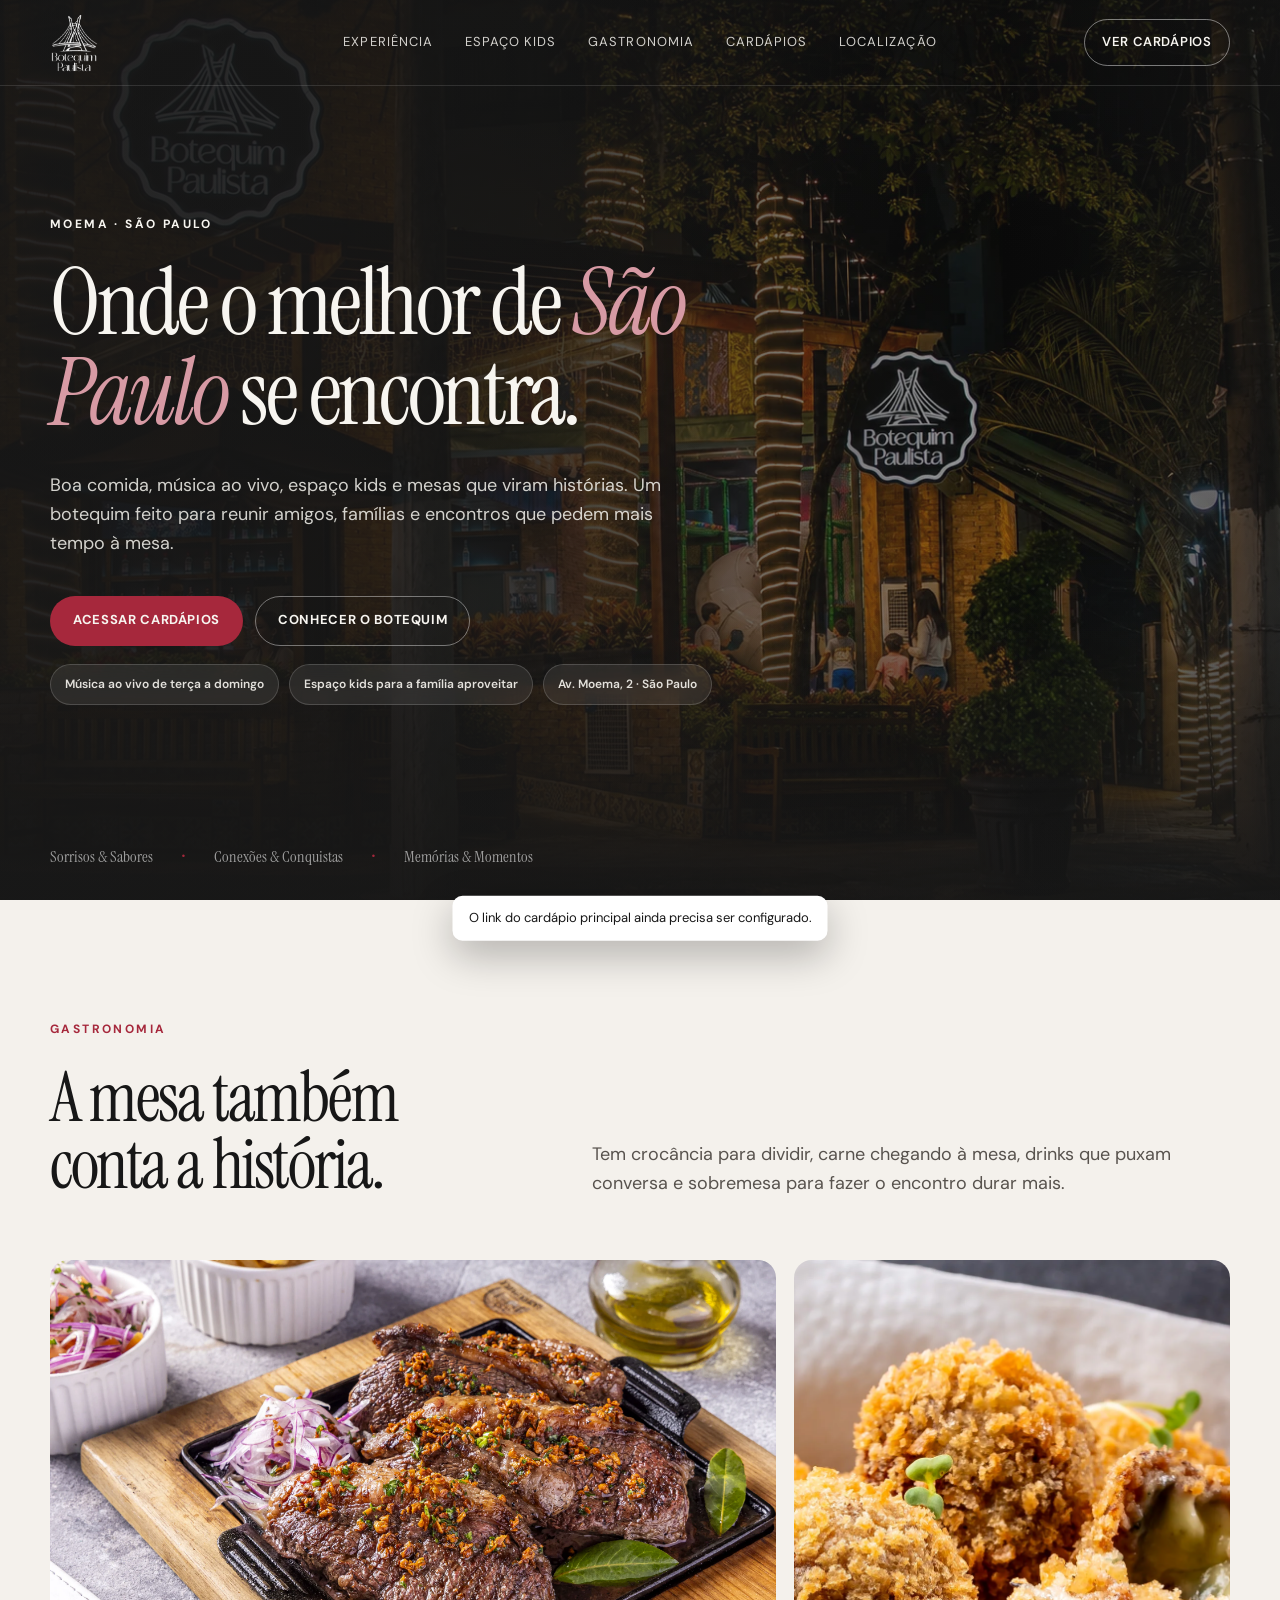
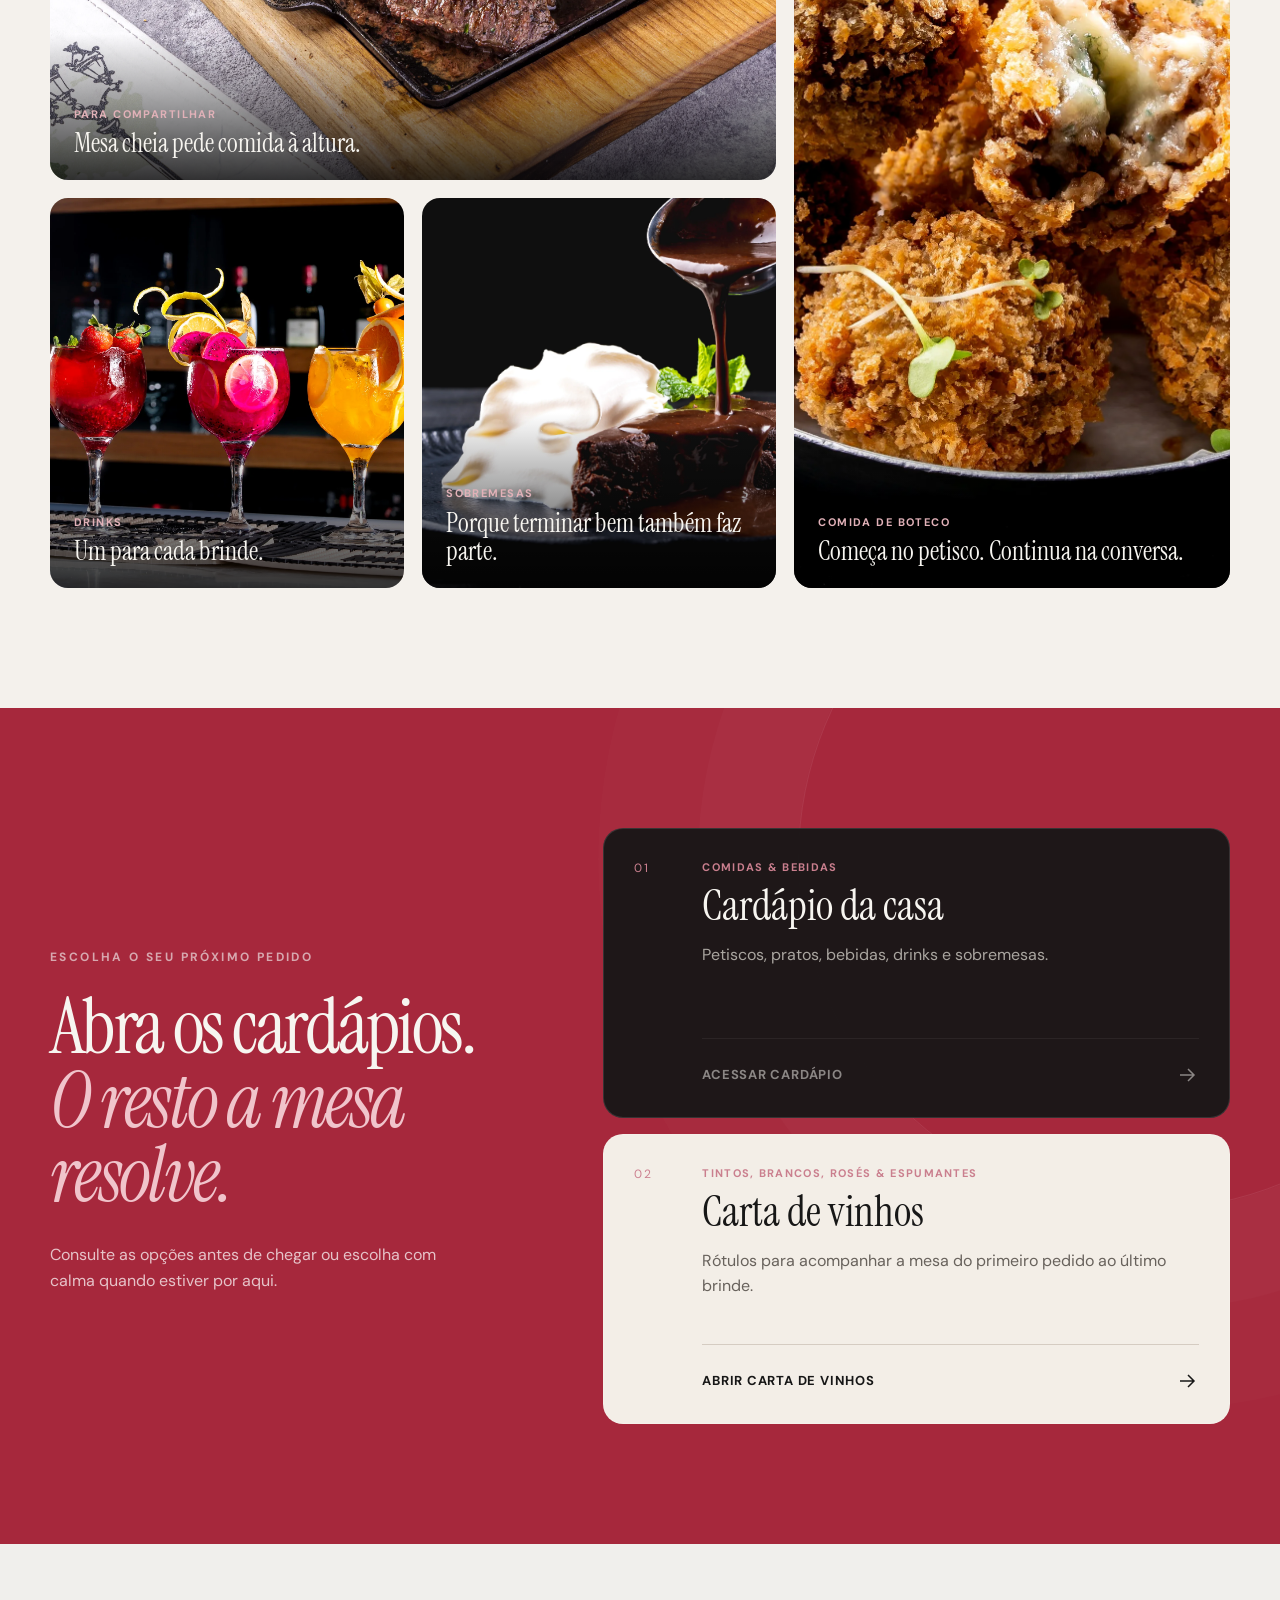
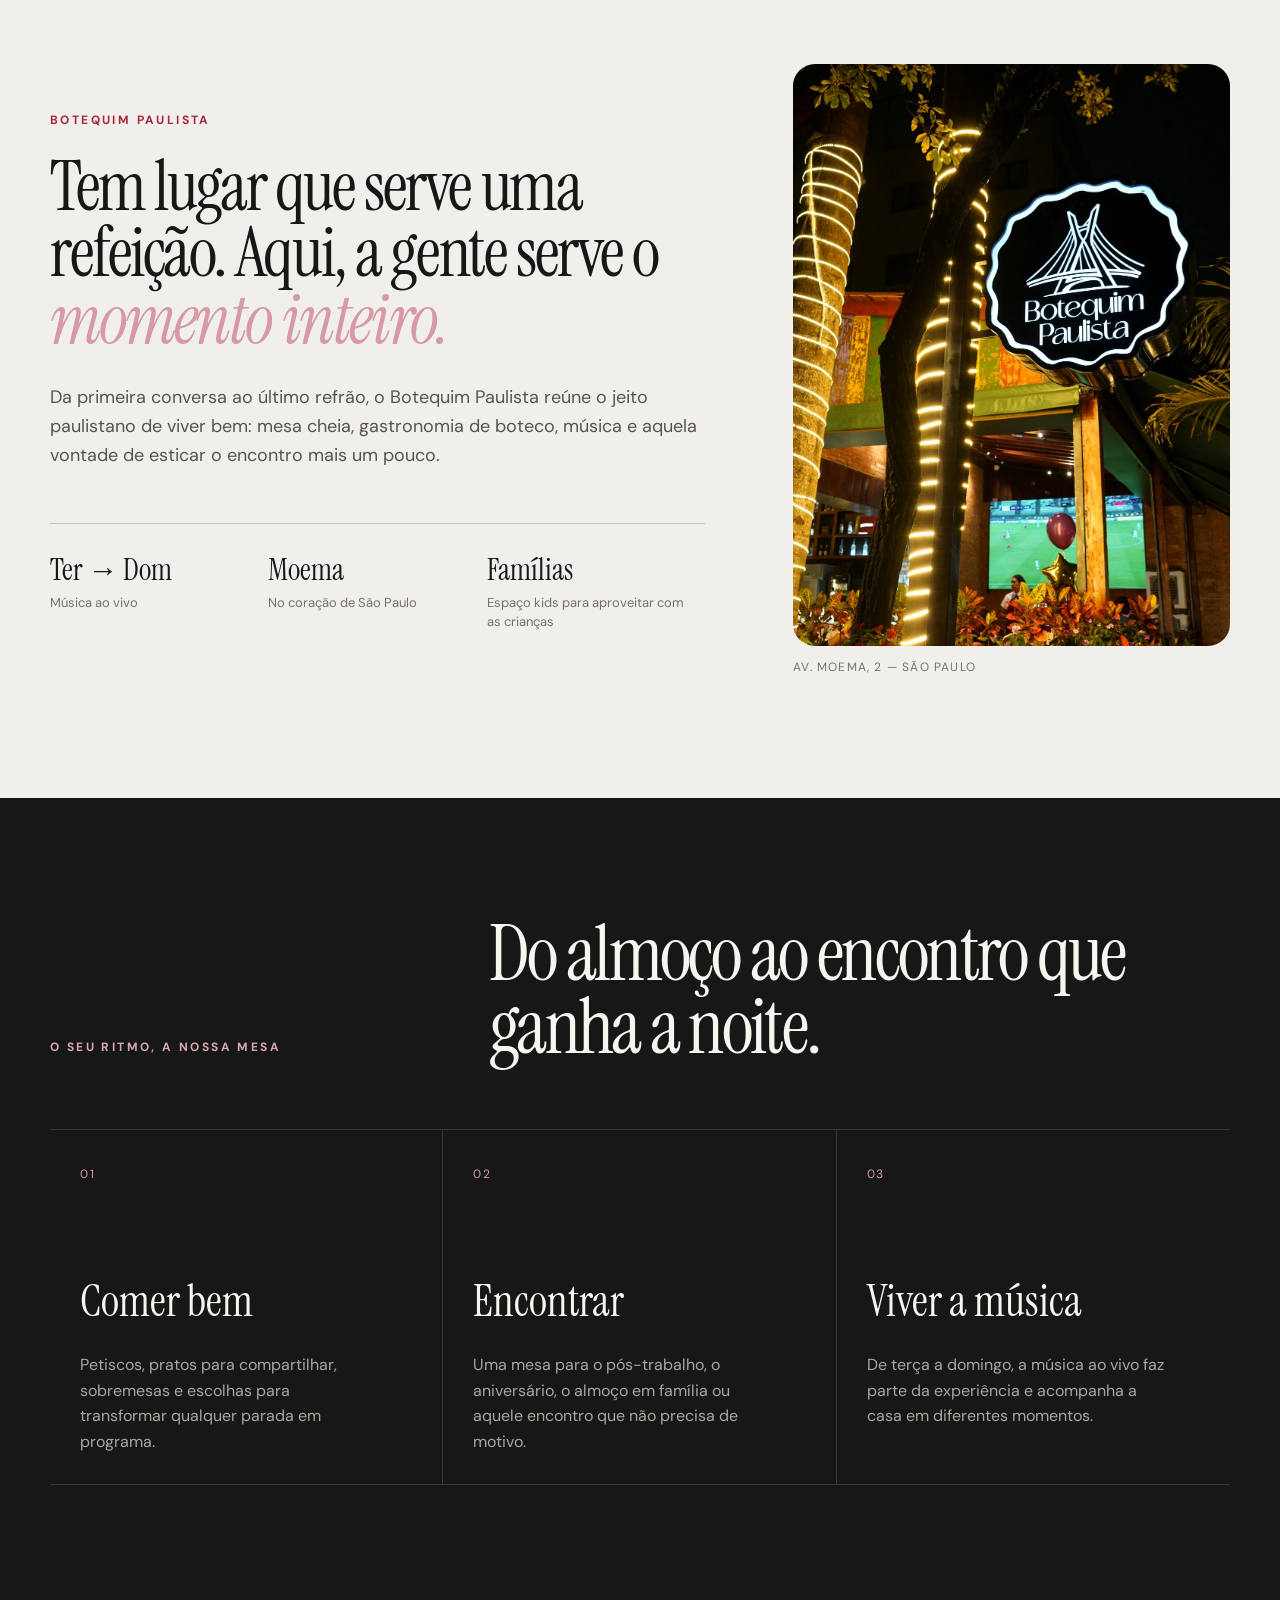
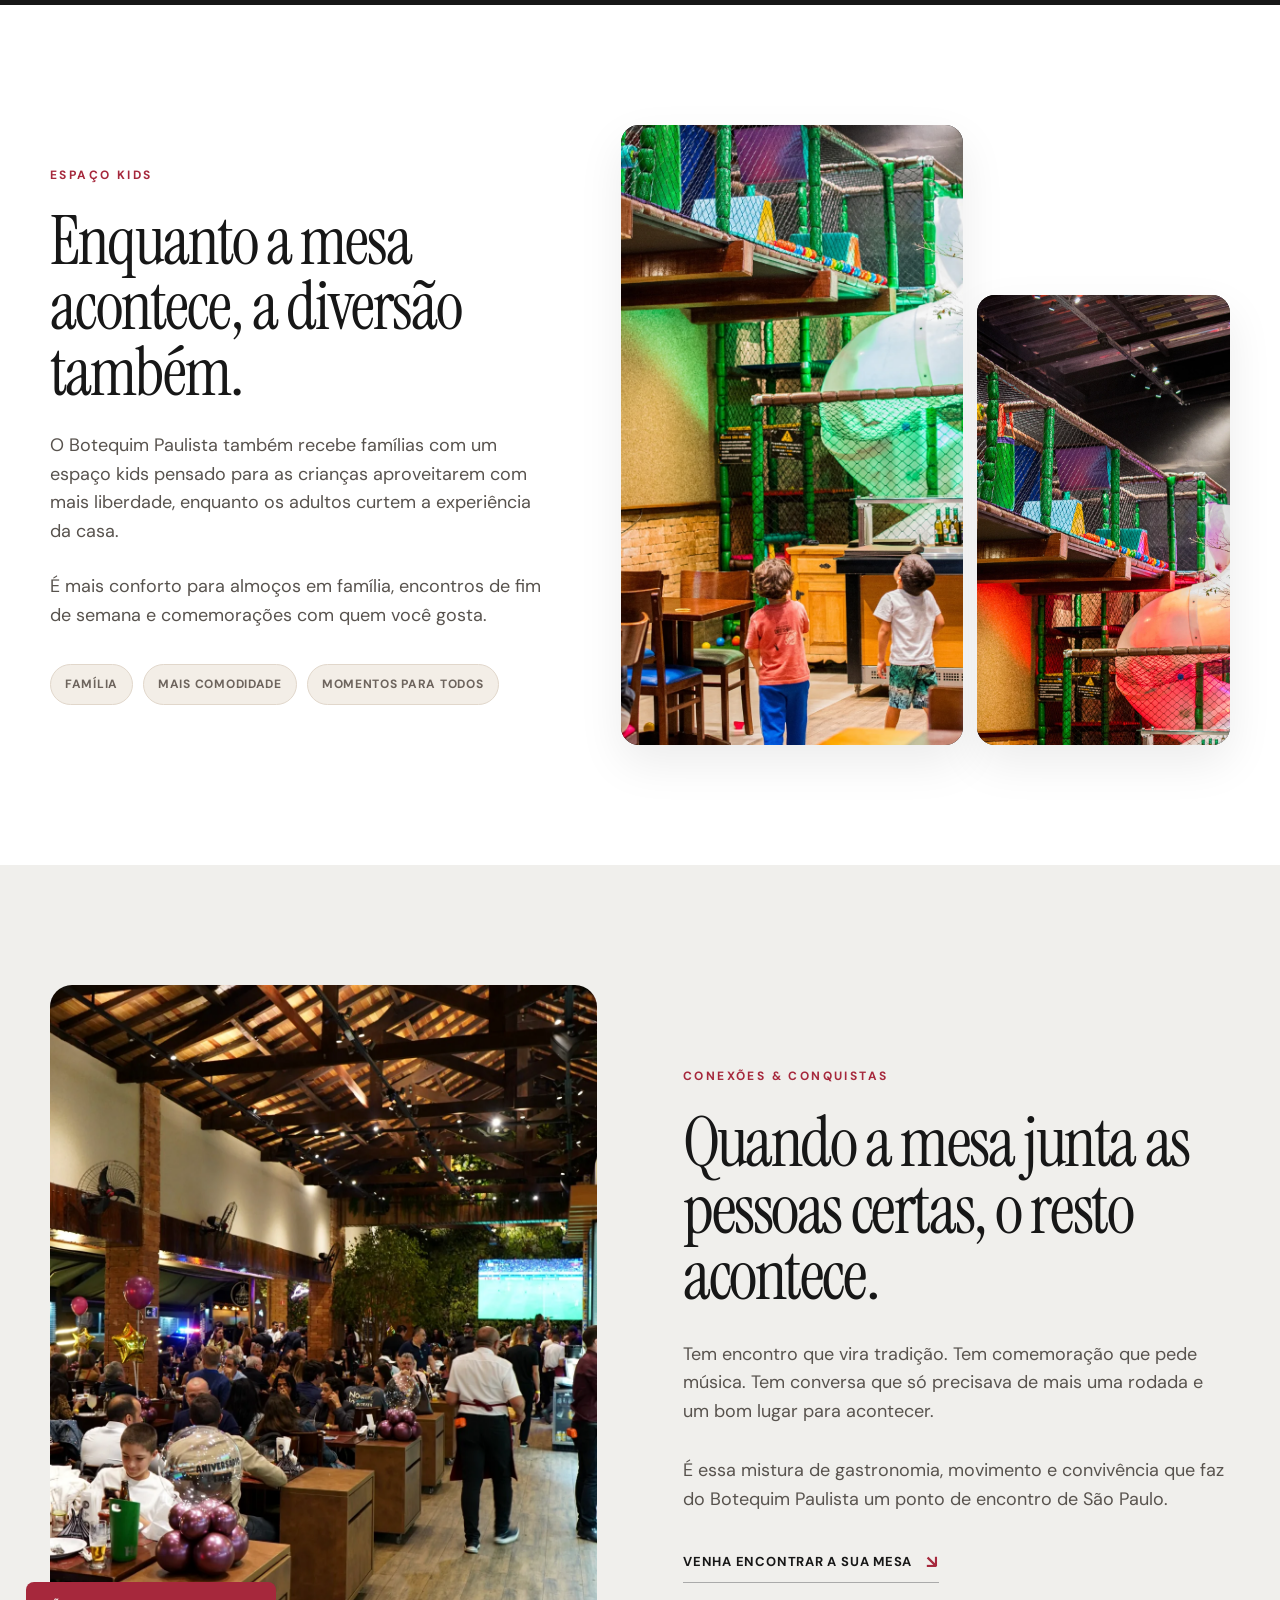
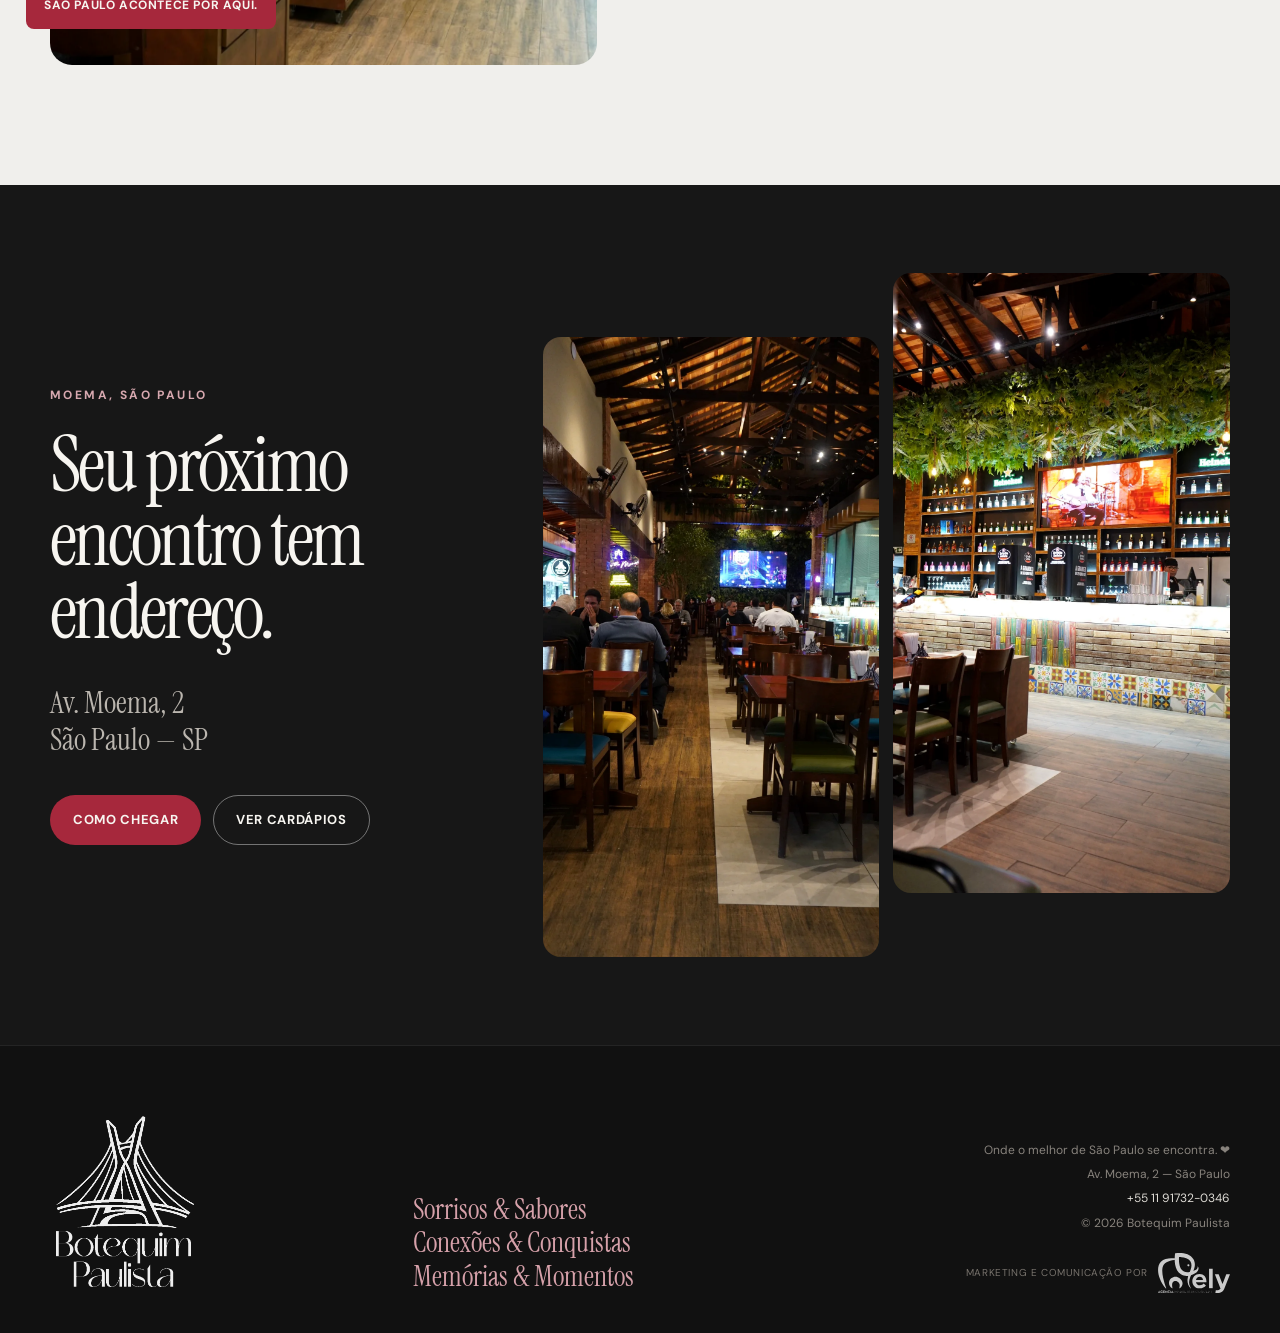
<file: index.html>
<!doctype html>
<html lang="pt-BR">
<head>
  <meta charset="utf-8">
  <meta name="viewport" content="width=device-width, initial-scale=1">
  <meta name="theme-color" content="#171717">
  <meta name="description" content="Botequim Paulista em Moema: gastronomia, música ao vivo, espaço kids e bons encontros. Onde o melhor de São Paulo se encontra.">
  <meta name="robots" content="index, follow">
  <meta property="og:type" content="website">
  <meta property="og:locale" content="pt_BR">
  <meta property="og:title" content="Botequim Paulista | Sorrisos & Sabores">
  <meta property="og:description" content="Gastronomia, música ao vivo, espaço kids e bons encontros em Moema. Onde o melhor de São Paulo se encontra.">
  <meta name="twitter:card" content="summary">
  <meta name="twitter:title" content="Botequim Paulista | Sorrisos & Sabores">
  <meta name="twitter:description" content="Gastronomia, música ao vivo, espaço kids e bons encontros em Moema.">

  <!-- Google Tag Manager -->
  <script>(function(w,d,s,l,i){w[l]=w[l]||[];w[l].push({'gtm.start':
  new Date().getTime(),event:'gtm.js'});var f=d.getElementsByTagName(s)[0],
  j=d.createElement(s),dl=l!='dataLayer'?'&l='+l:'';j.async=true;j.src=
  'https://www.googletagmanager.com/gtm.js?id='+i+dl;f.parentNode.insertBefore(j,f);
  })(window,document,'script','dataLayer','GTM-TKMXCBX5');</script>
  <!-- End Google Tag Manager -->
  <title>Botequim Paulista | Sorrisos & Sabores</title>
  <link rel="icon" type="image/png" href="assets/img/favicon.png">
  <link rel="preconnect" href="https://fonts.googleapis.com">
  <link rel="preconnect" href="https://fonts.gstatic.com" crossorigin>
  <link href="https://fonts.googleapis.com/css2?family=DM+Sans:wght@400;500;600;700&family=Instrument+Serif:ital@0;1&display=swap" rel="stylesheet">
  <link rel="stylesheet" href="styles.css">
</head>
<body>
  <!-- Google Tag Manager (noscript) -->
  <noscript><iframe src="https://www.googletagmanager.com/ns.html?id=GTM-TKMXCBX5"
  height="0" width="0" style="display:none;visibility:hidden"></iframe></noscript>
  <!-- End Google Tag Manager (noscript) -->
  <a class="skip-link" href="#conteudo">Ir para o conteúdo</a>

  <header class="site-header" id="topo">
    <a class="brand" href="#topo" aria-label="Botequim Paulista - início">
      <img src="assets/img/logo-botequim-paulista-claro.png" alt="Botequim Paulista">
    </a>

    <button class="menu-toggle" type="button" aria-expanded="false" aria-controls="menu-principal" aria-label="Abrir menu">
      <span></span><span></span>
    </button>

    <nav class="main-nav" id="menu-principal" aria-label="Navegação principal">
      <a href="#experiencia">Experiência</a>
      <a href="#espaco-kids">Espaço kids</a>
      <a href="#gastronomia">Gastronomia</a>
      <a href="#cardapios">Cardápios</a>
      <a href="#localizacao">Localização</a>
    </nav>

    <a class="header-cta" href="#cardapios">Ver cardápios</a>
  </header>

  <main id="conteudo">
    <section class="hero" aria-labelledby="hero-title">
      <div class="hero-media" aria-hidden="true">
        <figure class="hero-panel hero-panel-hero"><img src="assets/img/fachada-botequim-paulista-noite.webp" alt=""></figure>
      </div>
      <div class="hero-shade"></div>
      <div class="hero-content container">
        <p class="eyebrow reveal">Moema · São Paulo</p>
        <h1 id="hero-title" class="reveal">Onde o melhor de <em>São Paulo</em> se encontra.</h1>
        <p class="hero-copy reveal">Boa comida, música ao vivo, espaço kids e mesas que viram histórias. Um botequim feito para reunir amigos, famílias e encontros que pedem mais tempo à mesa.</p>
        <div class="hero-actions reveal">
          <a class="button button-primary" href="#cardapios">Acessar cardápios</a>
          <a class="button button-ghost" href="#experiencia">Conhecer o Botequim</a>
        </div>
        <div class="hero-highlights reveal" aria-label="Destaques do Botequim Paulista">
          <span>Música ao vivo de terça a domingo</span>
          <span>Espaço kids para a família aproveitar</span>
          <span>Av. Moema, 2 · São Paulo</span>
        </div>
      </div>
      <div class="hero-footer container" aria-hidden="true">
        <span>Sorrisos & Sabores</span>
        <span>Conexões & Conquistas</span>
        <span>Memórias & Momentos</span>
      </div>
    </section>

    <section class="gastronomy section" id="gastronomia">
          <div class="container">
            <div class="gastronomy-intro reveal">
              <p class="eyebrow eyebrow-dark">Gastronomia</p>
              <h2>A mesa também conta a história.</h2>
              <p>Tem crocância para dividir, carne chegando à mesa, drinks que puxam conversa e sobremesa para fazer o encontro durar mais.</p>
            </div>
    
            <div class="food-mosaic" aria-label="Galeria de gastronomia do Botequim Paulista">
              <figure class="food-card food-card-wide reveal">
                <img src="assets/img/prato-picanha.webp" alt="Prato de carne servido para compartilhar" loading="lazy">
                <figcaption><span>Para compartilhar</span><strong>Mesa cheia pede comida à altura.</strong></figcaption>
              </figure>
              <figure class="food-card food-card-tall reveal">
                <img src="assets/img/petisco-bolinho.webp" alt="Porção de petiscos crocantes" loading="lazy">
                <figcaption><span>Comida de boteco</span><strong>Começa no petisco. Continua na conversa.</strong></figcaption>
              </figure>
              <figure class="food-card reveal">
                <img src="assets/img/drinks-autorais.webp" alt="Seleção de drinks coloridos no balcão" loading="lazy">
                <figcaption><span>Drinks</span><strong>Um para cada brinde.</strong></figcaption>
              </figure>
              <figure class="food-card reveal">
                <img src="assets/img/sobremesa-chocolate.webp" alt="Sobremesa de chocolate" loading="lazy">
                <figcaption><span>Sobremesas</span><strong>Porque terminar bem também faz parte.</strong></figcaption>
              </figure>
            </div>
          </div>
        </section>
    
    <section class="menu-section section" id="cardapios">
          <div class="menu-noise" aria-hidden="true"></div>
          <div class="container menu-layout">
            <div class="menu-heading reveal">
              <p class="eyebrow eyebrow-light">Escolha o seu próximo pedido</p>
              <h2>Abra os cardápios.<br><em>O resto a mesa resolve.</em></h2>
              <p>Consulte as opções antes de chegar ou escolha com calma quando estiver por aqui.</p>
            </div>
    
            <div class="menu-cards">
              <article class="menu-card reveal">
                <span class="menu-index">01</span>
                <div>
                  <p class="menu-kicker">Comidas & bebidas</p>
                  <h3>Cardápio da casa</h3>
                  <p>Petiscos, pratos, bebidas, drinks e sobremesas.</p>
                </div>
                <a class="menu-link js-main-menu" href="#" aria-disabled="true">
                  <span>Acessar cardápio</span>
                  <svg viewBox="0 0 24 24" aria-hidden="true"><path d="M5 12h14M13 6l6 6-6 6"/></svg>
                </a>
              </article>
    
              <article class="menu-card menu-card-featured reveal">
                <span class="menu-index">02</span>
                <div>
                  <p class="menu-kicker">Tintos, brancos, rosés & espumantes</p>
                  <h3>Carta de vinhos</h3>
                  <p>Rótulos para acompanhar a mesa do primeiro pedido ao último brinde.</p>
                </div>
                <a class="menu-link" href="assets/docs/carta-de-vinhos-botequim-paulista.pdf" target="_blank" rel="noopener">
                  <span>Abrir carta de vinhos</span>
                  <svg viewBox="0 0 24 24" aria-hidden="true"><path d="M5 12h14M13 6l6 6-6 6"/></svg>
                </a>
              </article>
            </div>
          </div>
        </section>
    
    <section class="manifesto section" id="experiencia">
          <div class="container manifesto-grid">
            <div class="manifesto-copy reveal">
              <p class="eyebrow eyebrow-dark">Botequim Paulista</p>
              <h2>Tem lugar que serve uma refeição. Aqui, a gente serve o <em>momento inteiro.</em></h2>
              <p>Da primeira conversa ao último refrão, o Botequim Paulista reúne o jeito paulistano de viver bem: mesa cheia, gastronomia de boteco, música e aquela vontade de esticar o encontro mais um pouco.</p>
              <div class="manifesto-facts" role="list">
                <div role="listitem"><strong>Ter → Dom</strong><span>Música ao vivo</span></div>
                <div role="listitem"><strong>Moema</strong><span>No coração de São Paulo</span></div>
                <div role="listitem"><strong>Famílias</strong><span>Espaço kids para aproveitar com as crianças</span></div>
              </div>
            </div>
            <figure class="manifesto-photo reveal">
              <img src="assets/img/fachada-botequim-paulista.webp" alt="Fachada do Botequim Paulista em Moema" loading="lazy">
              <figcaption>Av. Moema, 2 — São Paulo</figcaption>
            </figure>
          </div>
        </section>
    
    <section class="rhythm section" aria-label="Experiência no Botequim Paulista">
          <div class="container">
            <div class="section-heading reveal">
              <p class="eyebrow eyebrow-light">O seu ritmo, a nossa mesa</p>
              <h2>Do almoço ao encontro que ganha a noite.</h2>
            </div>
            <div class="rhythm-grid">
              <article class="rhythm-card reveal">
                <span class="rhythm-number">01</span>
                <h3>Comer bem</h3>
                <p>Petiscos, pratos para compartilhar, sobremesas e escolhas para transformar qualquer parada em programa.</p>
              </article>
              <article class="rhythm-card reveal">
                <span class="rhythm-number">02</span>
                <h3>Encontrar</h3>
                <p>Uma mesa para o pós-trabalho, o aniversário, o almoço em família ou aquele encontro que não precisa de motivo.</p>
              </article>
              <article class="rhythm-card reveal">
                <span class="rhythm-number">03</span>
                <h3>Viver a música</h3>
                <p>De terça a domingo, a música ao vivo faz parte da experiência e acompanha a casa em diferentes momentos.</p>
              </article>
            </div>
          </div>
        </section>
    
    <section class="kids section" id="espaco-kids">
          <div class="container kids-grid">
            <div class="kids-copy reveal">
              <p class="eyebrow eyebrow-dark">Espaço kids</p>
              <h2>Enquanto a mesa acontece, a diversão também.</h2>
              <p>O Botequim Paulista também recebe famílias com um espaço kids pensado para as crianças aproveitarem com mais liberdade, enquanto os adultos curtem a experiência da casa.</p>
              <p>É mais conforto para almoços em família, encontros de fim de semana e comemorações com quem você gosta.</p>
              <div class="kids-points" aria-label="Benefícios do espaço kids">
                <span>Família</span>
                <span>Mais comodidade</span>
                <span>Momentos para todos</span>
              </div>
            </div>
            <div class="kids-visuals">
              <figure class="kids-photo kids-photo-main reveal">
                <img src="assets/img/espaco-kids-botequim-paulista.webp" alt="Espaço kids do Botequim Paulista com crianças brincando" loading="lazy">
              </figure>
              <figure class="kids-photo kids-photo-side reveal">
                <img src="assets/img/espaco-kids-detalhe-botequim-paulista.webp" alt="Estrutura do espaço kids do Botequim Paulista" loading="lazy">
              </figure>
            </div>
          </div>
        </section>
    
    <section class="atmosphere section">
          <div class="container atmosphere-grid">
            <div class="atmosphere-visual reveal">
              <img src="assets/img/salao-botequim-paulista.webp" alt="Salão movimentado do Botequim Paulista" loading="lazy">
              <span class="photo-label">São Paulo acontece por aqui.</span>
            </div>
            <div class="atmosphere-copy reveal">
              <p class="eyebrow eyebrow-dark">Conexões & Conquistas</p>
              <h2>Quando a mesa junta as pessoas certas, o resto acontece.</h2>
              <p>Tem encontro que vira tradição. Tem comemoração que pede música. Tem conversa que só precisava de mais uma rodada e um bom lugar para acontecer.</p>
              <p>É essa mistura de gastronomia, movimento e convivência que faz do Botequim Paulista um ponto de encontro de São Paulo.</p>
              <a class="text-link" href="#localizacao">Venha encontrar a sua mesa <span>↘</span></a>
            </div>
          </div>
        </section>
    
    <section class="location section" id="localizacao">
          <div class="container location-grid">
            <div class="location-copy reveal">
              <p class="eyebrow eyebrow-light">Moema, São Paulo</p>
              <h2>Seu próximo encontro tem endereço.</h2>
              <address>Av. Moema, 2<br>São Paulo — SP</address>
              <div class="location-actions">
                <a class="button button-primary" href="https://www.google.com/maps/search/?api=1&query=Av.+Moema,+2,+S%C3%A3o+Paulo" target="_blank" rel="noopener">Como chegar</a>
                <a class="button button-ghost" href="#cardapios">Ver cardápios</a>
              </div>
            </div>
            <div class="location-gallery reveal">
              <img src="assets/img/ambiente-botequim-paulista.webp" alt="Ambiente interno do Botequim Paulista" loading="lazy">
              <img src="assets/img/bar-botequim-paulista.webp" alt="Balcão do Botequim Paulista" loading="lazy">
            </div>
          </div>
        </section>
  </main>

  <footer class="site-footer">
    <div class="container footer-grid">
      <div class="footer-brand">
        <img src="assets/img/logo-botequim-paulista-claro.png" alt="Botequim Paulista">
      </div>
      <div class="footer-statement">
        <p>Sorrisos & Sabores<br>Conexões & Conquistas<br>Memórias & Momentos</p>
      </div>
      <div class="footer-meta">
        <p>Onde o melhor de São Paulo se encontra. ❤</p>
        <p>Av. Moema, 2 — São Paulo</p>
        <p><a class="footer-phone" href="tel:+5511917320346" aria-label="Ligar para o Botequim Paulista no número +55 11 91732-0346">+55 11 91732-0346</a></p>
        <p>© <span id="year"></span> Botequim Paulista</p>
        <div class="agency-credit">
          <span>Marketing e comunicação por</span>
          <a href="https://agenciaely.com.br" target="_blank" rel="noopener noreferrer" aria-label="Agência Ely — marketing e comunicação do Botequim Paulista">
            <img src="assets/img/logo-agencia-ely.svg" alt="Agência Ely">
          </a>
        </div>
      </div>
    </div>
  </footer>

  <div class="dev-toast" id="menu-toast" role="status" aria-live="polite">
    O link do cardápio principal ainda precisa ser configurado.
  </div>

  <script src="script.js"></script>
</body>
</html>
</file>
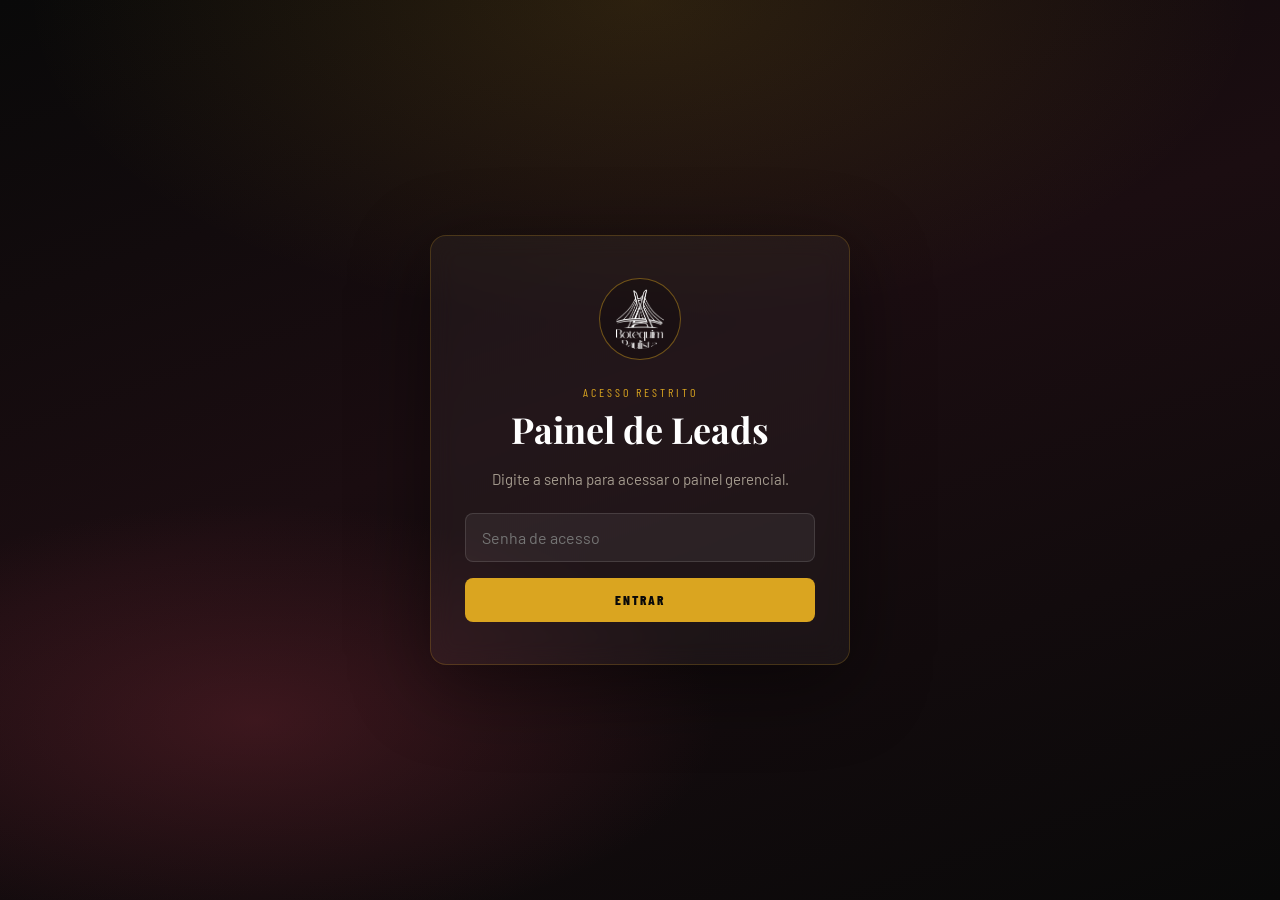
<file: painel-ely-9f3k2.html>
<!DOCTYPE html>
<html lang="pt-BR">
<head>
<meta charset="UTF-8">
<meta name="viewport" content="width=device-width, initial-scale=1.0">
<meta name="robots" content="noindex, nofollow">
<title>Painel de Leads | Botequim Paulista</title>

<link href="https://fonts.googleapis.com/css2?family=Playfair+Display:wght@700;900&family=Barlow+Condensed:wght@400;600;700;800&family=Barlow:wght@400;500;600&display=swap" rel="stylesheet">
<link rel="stylesheet" href="css/crm-ely-9f3k2.css">
<script src="js/crm-ely-9f3k2.js"></script>

</head>

<body>
    <div id="pipelineLoading" class="pipeline-loading">
  <div class="pipeline-loading-box">
    <div class="pipeline-spinner"></div>
    <strong>Atualizando estágio do lead...</strong>
    <span>Aguarde enquanto salvamos a alteração.</span>
  </div>
</div>

    <div id="loginOverlay" class="login-overlay">
  <div class="login-box">
    <img src="imagens/logo_padrao.png" alt="Botequim Paulista" class="login-logo">

    <p class="eyebrow">Acesso restrito</p>
    <h2>Painel de Leads</h2>

    <p class="login-text">
      Digite a senha para acessar o painel gerencial.
    </p>

    <input type="password" id="adminPassword" placeholder="Senha de acesso">

    <button onclick="checkPassword()">Entrar</button>

    <span id="loginError">Senha incorreta. Tente novamente.</span>
  </div>
</div>

<header class="header">
  <div class="container">
    <div class="logo-area">
      <img src="imagens/logo_padrao.png" alt="Botequim Paulista">
      <div>
        <p class="eyebrow">Painel Gerencial</p>
        <h1>Leads da Copa do Mundo 2026</h1>
      </div>
    </div>
  </div>
</header>

<main class="main">
  <div class="container">

    <div class="stats">
      <div class="stat-card">
        <span>Total de leads</span>
        <strong id="totalLeads">0</strong>
      </div>
      <div class="stat-card">
        <span>Respondidos</span>
        <strong id="totalRespondidos">0</strong>
      </div>
      <div class="stat-card">
        <span>Não respondidos</span>
        <strong id="totalNaoRespondidos">0</strong>
      </div>
      <div class="stat-card">
        <span>Reservas confirmadas</span>
        <strong id="totalReservas">0</strong>
      </div>
      <div class="stat-card">
        <span>Pagos</span>
        <strong id="totalPagos">0</strong>
      </div>
    </div>

    <h2 class="section-title">Jogos</h2>

    <div class="games-filter-bar">
  <div>
    <label>Buscar jogo</label>
    <input type="text" id="gameSearch" placeholder="Ex: Brasil, Marrocos, 13/06..." oninput="renderGames()">
  </div>

  <div>
    <label>Ordenar por</label>
    <select id="gameOrder" onchange="renderGames()">
      <option value="data">Data do jogo</option>
      <option value="leads">Mais leads</option>
      <option value="pagos">Mais pagos</option>
      <option value="reservas">Mais reservas</option>
    </select>
  </div>

  <button class="clear-filters-btn" onclick="clearGameFilters()">Limpar</button>
</div>

    <div id="loading" class="loading">Carregando leads...</div>
    <div id="gamesGrid" class="games-grid"></div>

    <section id="tableArea" class="table-area">
      <div class="table-header">
        <h2 id="selectedGameTitle">Leads</h2>
        <div class="view-actions">
        <button class="view-btn active" id="tableViewBtn" onclick="showTableView()">Tabela</button>
        <button class="view-btn" id="pipelineViewBtn" onclick="showPipelineView()">Pipeline</button>
        <button class="view-btn" onclick="exportLeadsCSV()">
        Exportar Excel
        </button>
        <button class="back-btn" onclick="closeTable()">Voltar aos jogos</button>
        </div>
      </div>

      <div class="filters-bar">
  <div class="filter-group">
    <label>Buscar lead</label>
    <input type="text" id="filterSearch" placeholder="Nome, telefone ou e-mail" oninput="applyFilters()">
  </div>

  <div class="filter-group">
    <label>Estágio</label>
    <select id="filterEstagio" onchange="applyFilters()">
      <option value="">Todos</option>
      <option>Novo Lead</option>
      <option>Em Atendimento</option>
      <option>Aguardando Retorno</option>
      <option>Reserva Confirmada</option>
      <option>Pagamento Pendente</option>
      <option>Pago</option>
      <option>Cancelado</option>
      <option>Perdido</option>
    </select>
  </div>

  <div class="filter-group">
    <label>Respondido</label>
    <select id="filterRespondido" onchange="applyFilters()">
      <option value="">Todos</option>
      <option>Sim</option>
      <option>Não</option>
    </select>
  </div>

  <div class="filter-group">
    <label>Reserva</label>
    <select id="filterReserva" onchange="applyFilters()">
      <option value="">Todos</option>
      <option>Sim</option>
      <option>Não</option>
    </select>
  </div>

  <div class="filter-group">
    <label>Pagamento</label>
    <select id="filterPagamento" onchange="applyFilters()">
      <option value="">Todos</option>
      <option>Pendente</option>
      <option>Pago</option>
      <option>Cancelado</option>
      <option>Não se aplica</option>
    </select>
  </div>

  <div class="filter-group">
    <label>Responsável</label>
    <select id="filterResponsavel" onchange="applyFilters()">
      <option value="">Todos</option>
    </select>
  </div>

  <button class="clear-filters-btn" onclick="clearFilters()">Limpar filtros</button>
</div>

      <div class="table-wrap">
        <table>
          <thead>
            <tr>
            <th>Lead</th>
            <th>Contato</th>
            <th>Pessoas</th>
            <th>Origem</th>
            <th>Estágio</th>
            <th>Respondido</th>
            <th>Reserva</th>
            <th>Pagamento</th>
            <th>Valor</th>
            <th>Responsável</th>
            <th>Anotações</th>
            <th>Ações</th>
            </tr>
          </thead>
          <tbody id="leadsTable"></tbody>
        </table>
      </div>
      <div id="pipelineArea" class="pipeline-area"></div>
    </section>

  </div>
</main>

<div id="leadModal" class="lead-modal">
  <div class="lead-modal-content">
    <button class="modal-close" onclick="closeLeadModal()">×</button>

    <div class="modal-header">
      <p class="eyebrow">Detalhes do Lead</p>
      <h2 id="modalLeadName">Nome do Lead</h2>
      <p id="modalLeadGame"></p>
    </div>

    <div class="modal-grid">
      <div class="modal-card">
        <h3>Dados do cliente</h3>
        <p><strong>Lead recebido em:</strong> <span id="modalDataEnvio"></span></p>
        <p><strong>Telefone:</strong> <span id="modalTelefone"></span></p>
        <p><strong>E-mail:</strong> <span id="modalEmail"></span></p>
        <p><strong>Pessoas:</strong> <span id="modalPessoas"></span></p>
        <p><strong>Origem:</strong> <span id="modalOrigem"></span></p>
        <p><strong>Observações:</strong> <span id="modalObs"></span></p>
        <p><strong>Última atualização:</strong> <span id="modalUltimaAtualizacao"></span></p>
      </div>

      <div class="modal-card">
        <h3>Status da reserva</h3>

        <label>Estágio</label>
        <select id="modalEstagio">
          <option>Novo Lead</option>
          <option>Em Atendimento</option>
          <option>Aguardando Retorno</option>
          <option>Reserva Confirmada</option>
          <option>Pagamento Pendente</option>
          <option>Pago</option>
          <option>Cancelado</option>
          <option>Perdido</option>
        </select>

        <label>Respondido</label>
        <select id="modalRespondido">
          <option>Não</option>
          <option>Sim</option>
        </select>

        <label>Reserva Confirmada</label>
        <select id="modalReserva">
          <option>Não</option>
          <option>Sim</option>
        </select>

        <label>Pagamento</label>
        <select id="modalPagamento">
          <option>Pendente</option>
          <option>Pago</option>
          <option>Cancelado</option>
          <option>Não se aplica</option>
        </select>
      </div>

      <div class="modal-card">
        <h3>Gestão interna</h3>

        <label>Valor Pago</label>
        <input id="modalValor" placeholder="R$">

        <label>Responsável</label>
        <input id="modalResponsavel" placeholder="Nome do responsável">

        <label>Anotações Internas</label>
        <textarea id="modalAnotacoes" placeholder="Histórico do atendimento, combinações, observações internas..."></textarea>
      </div>
    </div>

    <div class="modal-actions">
      <a id="modalWhatsapp" class="whatsapp-btn" target="_blank">Abrir WhatsApp</a>
      <button class="save-btn" onclick="saveLeadFromModal()">Salvar alterações</button>
    </div>
  </div>
</div>

<div id="leadToast" class="lead-toast">
  <button class="lead-toast-close" onclick="hideLeadToast()">×</button>

  <span class="lead-toast-label">Novo lead recebido</span>
  <strong id="leadToastName">Nome do lead</strong>
  <p id="leadToastInfo">Jogo • Pessoas</p>

  <button class="lead-toast-btn" onclick="goToNewestLead()">
    Ver novo lead
  </button>
</div>

<footer class="ely-footer">
  <div class="ely-footer-gradient"></div>

  <div class="ely-footer-content">
    <img 
      src="imagens/logo_ely.png" 
      alt="Agência Ely"
      class="ely-footer-logo"
    >

    <p class="ely-footer-title">
      Ely CRM
    </p>

    <span class="ely-footer-text">
      Desenvolvido por Agência Ely
    </span>
  </div>
</footer>

</body>
</html>
</file>
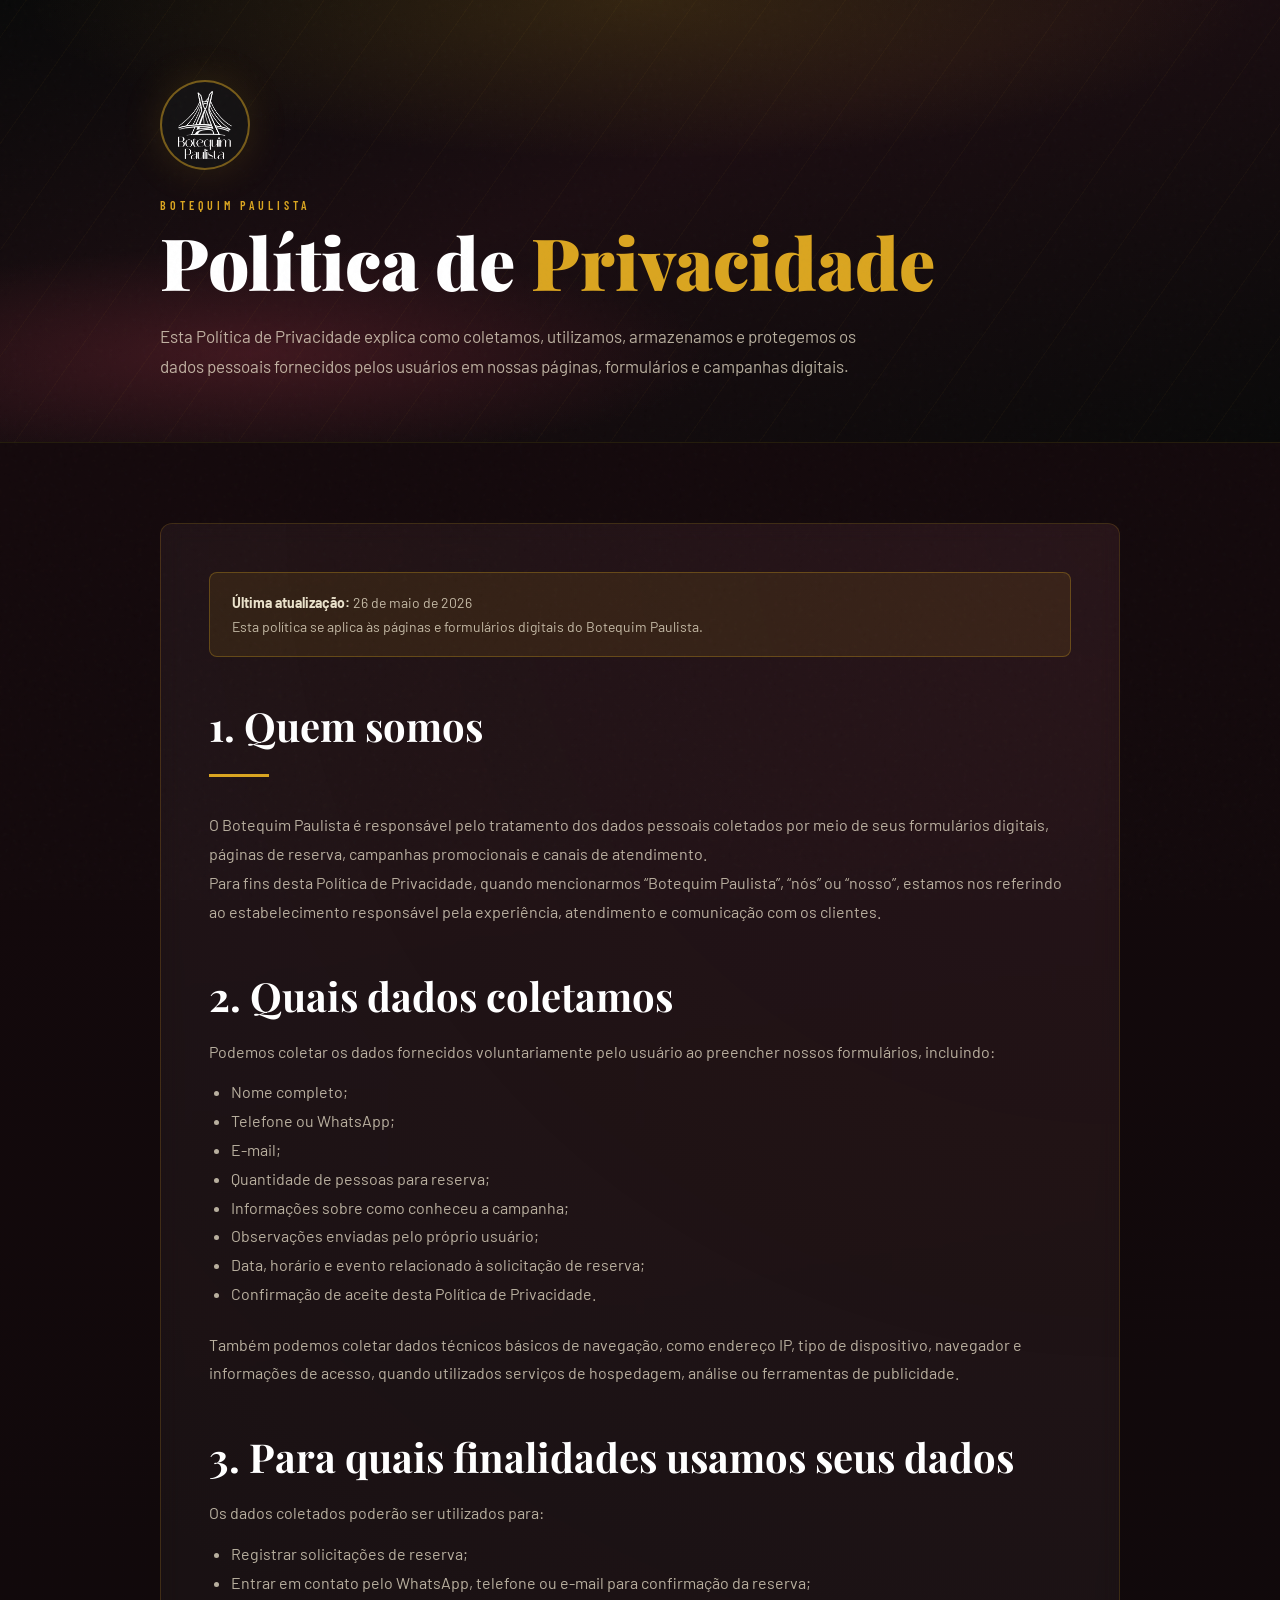
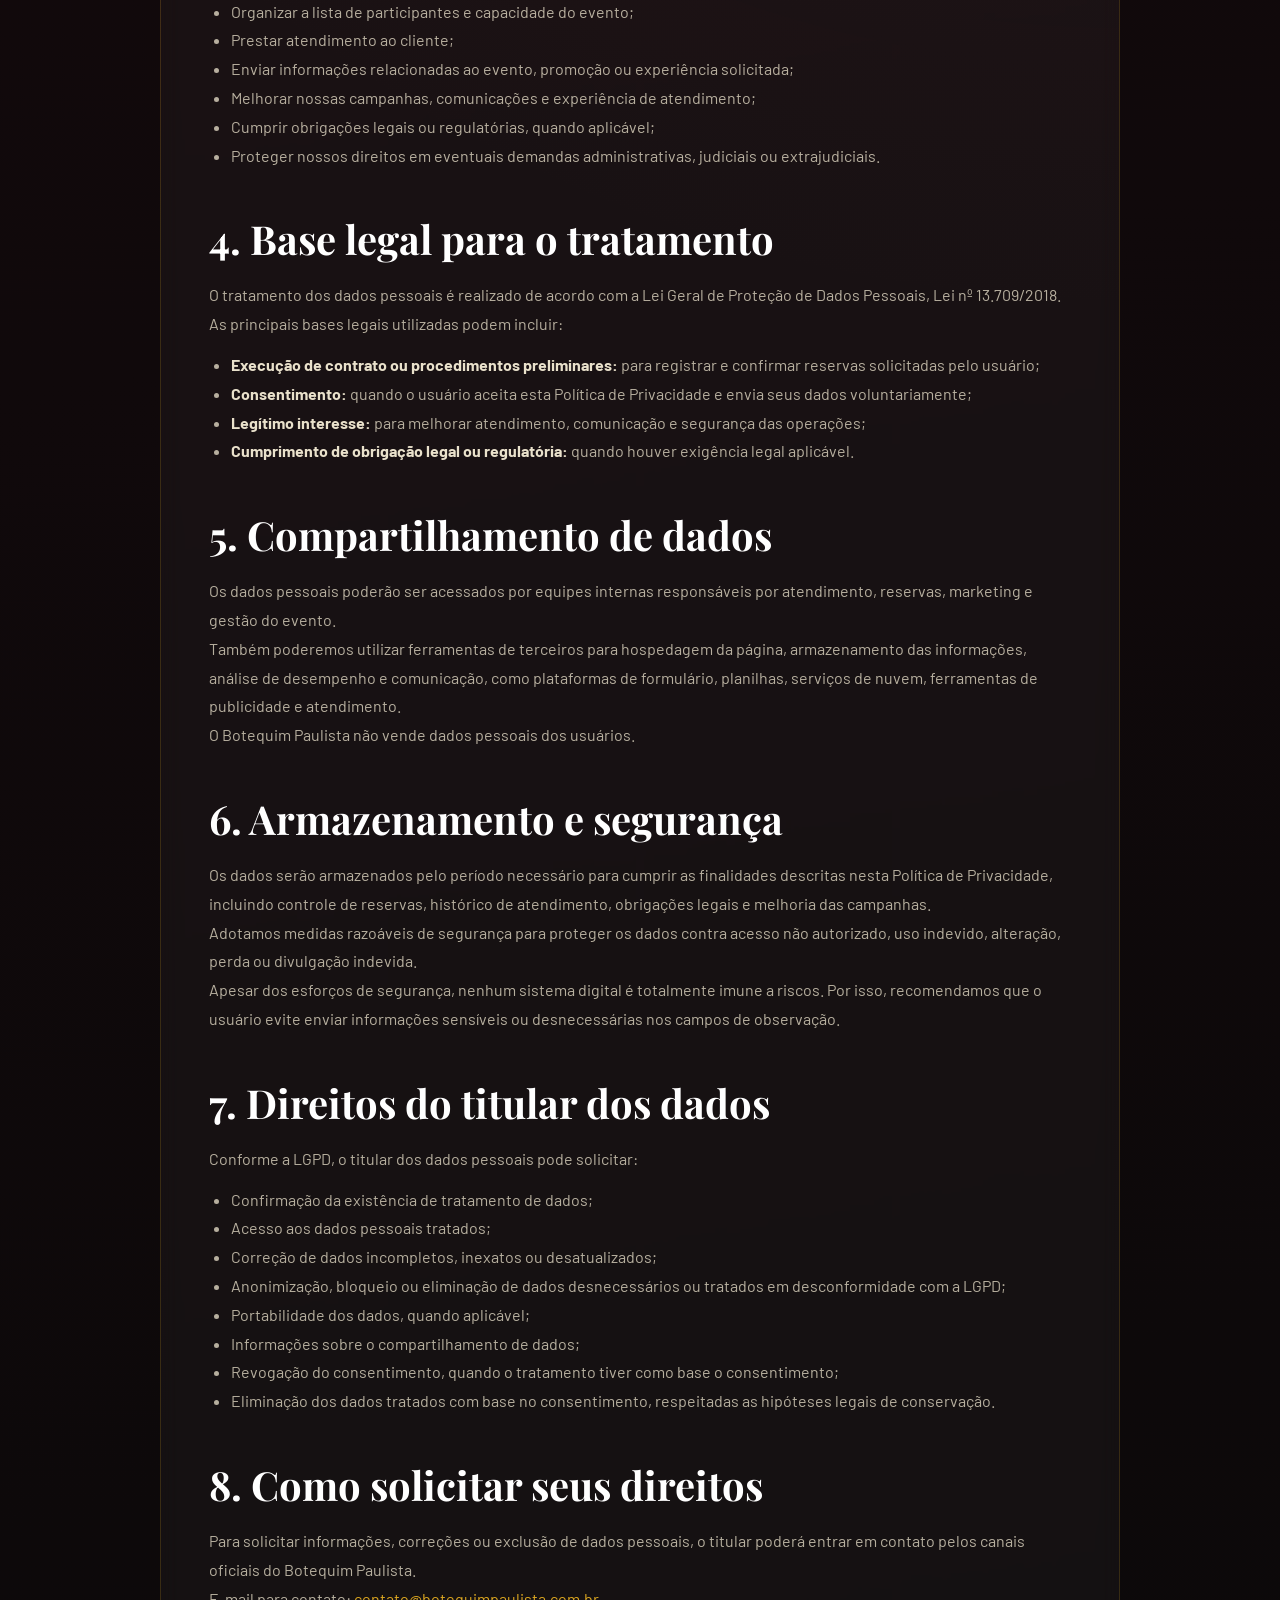
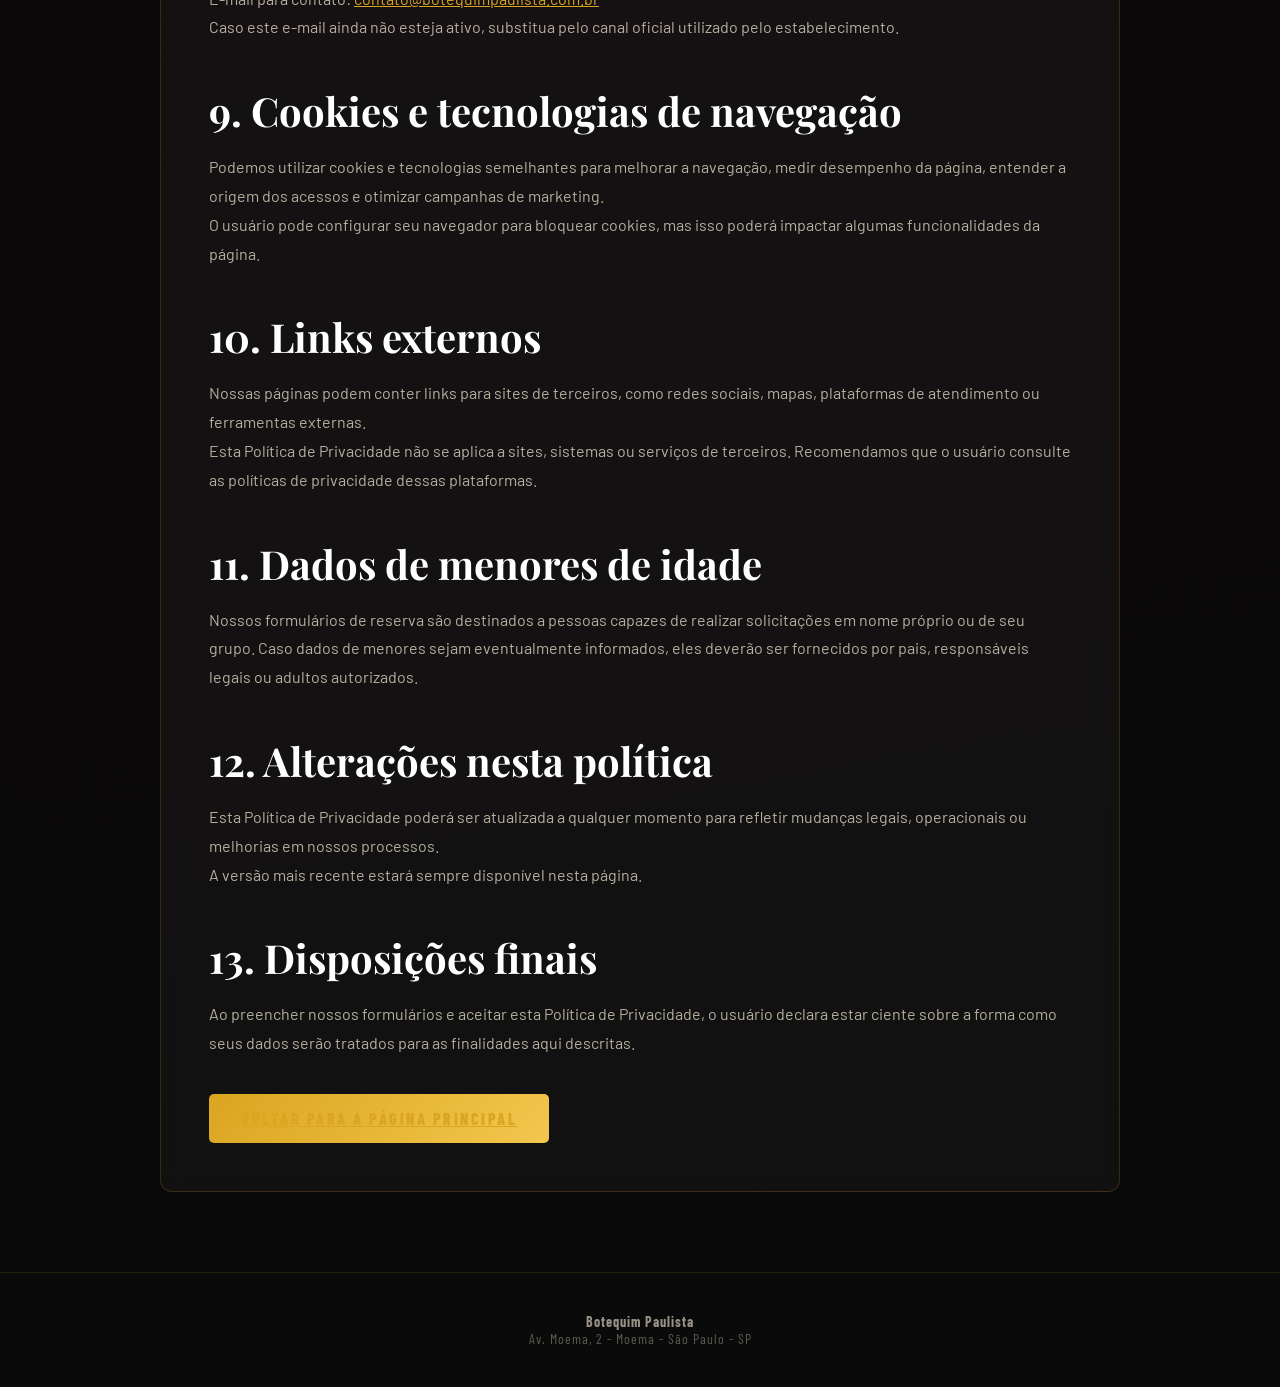
<file: politica-de-privacidade.html>
<!DOCTYPE html>
<html lang="pt-BR">
<head>
<meta charset="UTF-8">
<meta name="viewport" content="width=device-width, initial-scale=1.0">
<title>Política de Privacidade | Botequim Paulista</title>

<link href="https://fonts.googleapis.com/css2?family=Playfair+Display:wght@700;900&family=Barlow+Condensed:wght@400;600;700;800&family=Barlow:wght@400;500&display=swap" rel="stylesheet">

<style>
:root {
  --vinho: #722632;
  --preto: #090909;
  --dourado: #DAA520;
  --creme: #F5EDD6;
  --vinho-claro: #963646;
}

* {
  margin: 0;
  padding: 0;
  box-sizing: border-box;
}

html { scroll-behavior: smooth; }

body {
  background: var(--preto);
  color: var(--creme);
  font-family: 'Barlow', sans-serif;
  overflow-x: hidden;
}

body::before {
  content: '';
  position: fixed;
  inset: 0;
  background-image: url("data:image/svg+xml,%3Csvg viewBox='0 0 200 200' xmlns='http://www.w3.org/2000/svg'%3E%3Cfilter id='n'%3E%3CfeTurbulence type='fractalNoise' baseFrequency='0.9' numOctaves='4' stitchTiles='stitch'/%3E%3C/filter%3E%3Crect width='100%25' height='100%25' filter='url(%23n)' opacity='0.04'/%3E%3C/svg%3E");
  pointer-events: none;
  z-index: 9999;
  opacity: .5;
}

.policy-hero {
  min-height: 45vh;
  position: relative;
  display: flex;
  align-items: center;
  padding: 80px 20px 60px;
  overflow: hidden;
}

.policy-hero::before {
  content: '';
  position: absolute;
  inset: 0;
  background:
    radial-gradient(ellipse 80% 60% at 50% 0%, rgba(218,165,32,.16) 0%, transparent 60%),
    radial-gradient(ellipse 60% 40% at 20% 80%, rgba(114,38,50,.42) 0%, transparent 60%),
    linear-gradient(160deg, #090909 0%, #1b0d11 45%, #090909 100%);
}

.policy-hero::after {
  content: '';
  position: absolute;
  inset: 0;
  background: repeating-linear-gradient(-55deg, transparent, transparent 60px, rgba(218,165,32,.03) 60px, rgba(218,165,32,.03) 61px);
}

.container {
  width: 100%;
  max-width: 960px;
  margin: 0 auto;
  position: relative;
  z-index: 2;
}

.logo-circle {
  width: 90px;
  height: 90px;
  border-radius: 50%;
  border: 2px solid rgba(218,165,32,.5);
  background: rgba(22,22,23,.7);
  backdrop-filter: blur(10px);
  display: flex;
  align-items: center;
  justify-content: center;
  margin-bottom: 28px;
  box-shadow: 0 0 40px rgba(218,165,32,.15);
}

.logo-img {
  width: 68px;
  height: 68px;
  object-fit: contain;
}

.section-label {
  font-family: 'Barlow Condensed', sans-serif;
  font-size: 12px;
  font-weight: 600;
  letter-spacing: 4px;
  text-transform: uppercase;
  color: var(--dourado);
  margin-bottom: 14px;
}

h1 {
  font-family: 'Playfair Display', serif;
  font-size: clamp(38px, 7vw, 72px);
  font-weight: 900;
  line-height: .98;
  color: #fff;
  max-width: 780px;
}

h1 span {
  color: var(--dourado);
}

.hero-text {
  max-width: 720px;
  margin-top: 24px;
  font-size: 17px;
  line-height: 1.8;
  color: rgba(245,237,214,.72);
}

.policy-section {
  padding: 80px 20px;
  background: linear-gradient(170deg, #14090c 0%, #090909 100%);
  border-top: 1px solid rgba(218,165,32,.12);
}

.policy-card {
  background:
    radial-gradient(circle at top right, rgba(114,38,50,.14), transparent 35%),
    rgba(255,255,255,.035);
  border: 1px solid rgba(218,165,32,.18);
  border-radius: 12px;
  padding: 48px;
  backdrop-filter: blur(10px);
}

.policy-card h2 {
  font-family: 'Playfair Display', serif;
  font-size: clamp(26px, 4vw, 40px);
  color: #fff;
  margin: 42px 0 16px;
}

.policy-card h2:first-child {
  margin-top: 0;
}

.policy-card h3 {
  font-family: 'Barlow Condensed', sans-serif;
  font-size: 22px;
  letter-spacing: 1px;
  color: var(--dourado);
  margin: 28px 0 12px;
  text-transform: uppercase;
}

.policy-card p,
.policy-card li {
  font-size: 16px;
  line-height: 1.8;
  color: rgba(245,237,214,.72);
}

.policy-card ul {
  margin: 12px 0 22px 22px;
}

.policy-card strong {
  color: rgba(245,237,214,.95);
}

.policy-card a {
  color: var(--dourado);
  text-decoration: underline;
}

.divider {
  width: 60px;
  height: 3px;
  background: var(--dourado);
  margin: 22px 0 34px;
}

.update-box {
  background: rgba(218,165,32,.1);
  border: 1px solid rgba(218,165,32,.3);
  border-radius: 8px;
  padding: 18px 22px;
  margin-bottom: 36px;
  color: rgba(245,237,214,.75);
  font-size: 14px;
  line-height: 1.7;
}

.back-btn {
  display: inline-block;
  margin-top: 36px;
  background: linear-gradient(135deg, var(--dourado), #f3c64d);
  color: var(--preto);
  font-family: 'Barlow Condensed', sans-serif;
  font-weight: 800;
  font-size: 16px;
  letter-spacing: 2.5px;
  text-transform: uppercase;
  padding: 15px 32px;
  border-radius: 5px;
  text-decoration: none;
  transition: opacity .2s, transform .2s, background .2s;
}

.back-btn:hover {
  background: var(--vinho);
  color: #fff;
  transform: translateY(-2px);
}

footer {
  background: #0a0a0a;
  border-top: 1px solid rgba(218,165,32,.12);
  padding: 40px 20px;
  text-align: center;
}

footer p {
  font-family: 'Barlow Condensed', sans-serif;
  font-size: 14px;
  letter-spacing: 1px;
  color: rgba(245,237,214,.35);
}

footer strong {
  color: rgba(245,237,214,.6);
}

@media (max-width: 640px) {
  .policy-card {
    padding: 32px 22px;
  }

  .policy-hero {
    padding-top: 60px;
  }
}
</style>
</head>

<body>

<section class="policy-hero">
  <div class="container">
    <div class="logo-circle">
      <img src="imagens/logo_padrao.png" alt="Botequim Paulista" class="logo-img">
    </div>

    <p class="section-label">Botequim Paulista</p>
    <h1>Política de <span>Privacidade</span></h1>

    <p class="hero-text">
      Esta Política de Privacidade explica como coletamos, utilizamos, armazenamos e protegemos os dados pessoais fornecidos pelos usuários em nossas páginas, formulários e campanhas digitais.
    </p>
  </div>
</section>

<section class="policy-section">
  <div class="container">
    <div class="policy-card">

      <div class="update-box">
        <strong>Última atualização:</strong> 26 de maio de 2026<br>
        Esta política se aplica às páginas e formulários digitais do Botequim Paulista.
      </div>

      <h2>1. Quem somos</h2>
      <div class="divider"></div>

      <p>
        O Botequim Paulista é responsável pelo tratamento dos dados pessoais coletados por meio de seus formulários digitais, páginas de reserva, campanhas promocionais e canais de atendimento.
      </p>

      <p>
        Para fins desta Política de Privacidade, quando mencionarmos “Botequim Paulista”, “nós” ou “nosso”, estamos nos referindo ao estabelecimento responsável pela experiência, atendimento e comunicação com os clientes.
      </p>

      <h2>2. Quais dados coletamos</h2>

      <p>
        Podemos coletar os dados fornecidos voluntariamente pelo usuário ao preencher nossos formulários, incluindo:
      </p>

      <ul>
        <li>Nome completo;</li>
        <li>Telefone ou WhatsApp;</li>
        <li>E-mail;</li>
        <li>Quantidade de pessoas para reserva;</li>
        <li>Informações sobre como conheceu a campanha;</li>
        <li>Observações enviadas pelo próprio usuário;</li>
        <li>Data, horário e evento relacionado à solicitação de reserva;</li>
        <li>Confirmação de aceite desta Política de Privacidade.</li>
      </ul>

      <p>
        Também podemos coletar dados técnicos básicos de navegação, como endereço IP, tipo de dispositivo, navegador e informações de acesso, quando utilizados serviços de hospedagem, análise ou ferramentas de publicidade.
      </p>

      <h2>3. Para quais finalidades usamos seus dados</h2>

      <p>
        Os dados coletados poderão ser utilizados para:
      </p>

      <ul>
        <li>Registrar solicitações de reserva;</li>
        <li>Entrar em contato pelo WhatsApp, telefone ou e-mail para confirmação da reserva;</li>
        <li>Organizar a lista de participantes e capacidade do evento;</li>
        <li>Prestar atendimento ao cliente;</li>
        <li>Enviar informações relacionadas ao evento, promoção ou experiência solicitada;</li>
        <li>Melhorar nossas campanhas, comunicações e experiência de atendimento;</li>
        <li>Cumprir obrigações legais ou regulatórias, quando aplicável;</li>
        <li>Proteger nossos direitos em eventuais demandas administrativas, judiciais ou extrajudiciais.</li>
      </ul>

      <h2>4. Base legal para o tratamento</h2>

      <p>
        O tratamento dos dados pessoais é realizado de acordo com a Lei Geral de Proteção de Dados Pessoais, Lei nº 13.709/2018.
      </p>

      <p>
        As principais bases legais utilizadas podem incluir:
      </p>

      <ul>
        <li><strong>Execução de contrato ou procedimentos preliminares:</strong> para registrar e confirmar reservas solicitadas pelo usuário;</li>
        <li><strong>Consentimento:</strong> quando o usuário aceita esta Política de Privacidade e envia seus dados voluntariamente;</li>
        <li><strong>Legítimo interesse:</strong> para melhorar atendimento, comunicação e segurança das operações;</li>
        <li><strong>Cumprimento de obrigação legal ou regulatória:</strong> quando houver exigência legal aplicável.</li>
      </ul>

      <h2>5. Compartilhamento de dados</h2>

      <p>
        Os dados pessoais poderão ser acessados por equipes internas responsáveis por atendimento, reservas, marketing e gestão do evento.
      </p>

      <p>
        Também poderemos utilizar ferramentas de terceiros para hospedagem da página, armazenamento das informações, análise de desempenho e comunicação, como plataformas de formulário, planilhas, serviços de nuvem, ferramentas de publicidade e atendimento.
      </p>

      <p>
        O Botequim Paulista não vende dados pessoais dos usuários.
      </p>

      <h2>6. Armazenamento e segurança</h2>

      <p>
        Os dados serão armazenados pelo período necessário para cumprir as finalidades descritas nesta Política de Privacidade, incluindo controle de reservas, histórico de atendimento, obrigações legais e melhoria das campanhas.
      </p>

      <p>
        Adotamos medidas razoáveis de segurança para proteger os dados contra acesso não autorizado, uso indevido, alteração, perda ou divulgação indevida.
      </p>

      <p>
        Apesar dos esforços de segurança, nenhum sistema digital é totalmente imune a riscos. Por isso, recomendamos que o usuário evite enviar informações sensíveis ou desnecessárias nos campos de observação.
      </p>

      <h2>7. Direitos do titular dos dados</h2>

      <p>
        Conforme a LGPD, o titular dos dados pessoais pode solicitar:
      </p>

      <ul>
        <li>Confirmação da existência de tratamento de dados;</li>
        <li>Acesso aos dados pessoais tratados;</li>
        <li>Correção de dados incompletos, inexatos ou desatualizados;</li>
        <li>Anonimização, bloqueio ou eliminação de dados desnecessários ou tratados em desconformidade com a LGPD;</li>
        <li>Portabilidade dos dados, quando aplicável;</li>
        <li>Informações sobre o compartilhamento de dados;</li>
        <li>Revogação do consentimento, quando o tratamento tiver como base o consentimento;</li>
        <li>Eliminação dos dados tratados com base no consentimento, respeitadas as hipóteses legais de conservação.</li>
      </ul>

      <h2>8. Como solicitar seus direitos</h2>

      <p>
        Para solicitar informações, correções ou exclusão de dados pessoais, o titular poderá entrar em contato pelos canais oficiais do Botequim Paulista.
      </p>

      <p>
        E-mail para contato:
        <a href="mailto:contato@botequimpaulista.com.br">contato@botequimpaulista.com.br</a>
      </p>

      <p>
        Caso este e-mail ainda não esteja ativo, substitua pelo canal oficial utilizado pelo estabelecimento.
      </p>

      <h2>9. Cookies e tecnologias de navegação</h2>

      <p>
        Podemos utilizar cookies e tecnologias semelhantes para melhorar a navegação, medir desempenho da página, entender a origem dos acessos e otimizar campanhas de marketing.
      </p>

      <p>
        O usuário pode configurar seu navegador para bloquear cookies, mas isso poderá impactar algumas funcionalidades da página.
      </p>

      <h2>10. Links externos</h2>

      <p>
        Nossas páginas podem conter links para sites de terceiros, como redes sociais, mapas, plataformas de atendimento ou ferramentas externas.
      </p>

      <p>
        Esta Política de Privacidade não se aplica a sites, sistemas ou serviços de terceiros. Recomendamos que o usuário consulte as políticas de privacidade dessas plataformas.
      </p>

      <h2>11. Dados de menores de idade</h2>

      <p>
        Nossos formulários de reserva são destinados a pessoas capazes de realizar solicitações em nome próprio ou de seu grupo. Caso dados de menores sejam eventualmente informados, eles deverão ser fornecidos por pais, responsáveis legais ou adultos autorizados.
      </p>

      <h2>12. Alterações nesta política</h2>

      <p>
        Esta Política de Privacidade poderá ser atualizada a qualquer momento para refletir mudanças legais, operacionais ou melhorias em nossos processos.
      </p>

      <p>
        A versão mais recente estará sempre disponível nesta página.
      </p>

      <h2>13. Disposições finais</h2>

      <p>
        Ao preencher nossos formulários e aceitar esta Política de Privacidade, o usuário declara estar ciente sobre a forma como seus dados serão tratados para as finalidades aqui descritas.
      </p>

      <a href="index.html" class="back-btn">Voltar para a página principal</a>

    </div>
  </div>
</section>

<footer>
  <p><strong>Botequim Paulista</strong></p>
  <p>Av. Moema, 2 - Moema - São Paulo - SP</p>
</footer>

</body>
</html>
</file>
<file: styles.css>
:root {
  --ink: #171717;
  --ink-soft: #232323;
  --paper: #dedede;
  --paper-light: #f0efec;
  --red: #a6283c;
  --red-dark: #741b2a;
  --white: #f7f5f0;
  --muted: #a7a39c;
  --line: rgba(255,255,255,.14);
  --display: "Instrument Serif", Georgia, serif;
  --sans: "DM Sans", Arial, sans-serif;
  --container: min(1180px, calc(100vw - 48px));
  --radius: 22px;
}

* { box-sizing: border-box; }
html { scroll-behavior: smooth; }
body {
  margin: 0;
  background: var(--paper-light);
  color: var(--ink);
  font-family: var(--sans);
  font-size: 16px;
  line-height: 1.6;
  overflow-x: hidden;
}
img { display: block; width: 100%; }
a { color: inherit; }
button, a { -webkit-tap-highlight-color: transparent; }
::selection { background: var(--red); color: var(--white); }

.skip-link {
  position: fixed;
  z-index: 1000;
  top: 8px;
  left: 8px;
  transform: translateY(-160%);
  background: var(--white);
  color: var(--ink);
  padding: 10px 14px;
  border-radius: 8px;
}
.skip-link:focus { transform: translateY(0); }

.container { width: var(--container); margin-inline: auto; }
.section { padding: 120px 0; }

.site-header {
  position: fixed;
  z-index: 100;
  left: 0;
  right: 0;
  top: 0;
  height: 86px;
  display: grid;
  grid-template-columns: 190px 1fr 190px;
  align-items: center;
  gap: 24px;
  padding: 0 max(24px, calc((100vw - 1180px) / 2));
  color: var(--white);
  border-bottom: 1px solid rgba(255,255,255,.12);
  transition: background .35s ease, backdrop-filter .35s ease, height .35s ease;
}
.site-header.is-scrolled {
  height: 72px;
  background: rgba(23,23,23,.9);
  backdrop-filter: blur(18px);
}
.brand { width: 116px; text-decoration: none; }
.brand img { max-height: 60px; width: auto; }
.main-nav { display: flex; justify-content: center; gap: 32px; }
.main-nav a {
  text-decoration: none;
  font-size: 13px;
  letter-spacing: .08em;
  text-transform: uppercase;
  opacity: .84;
  transition: opacity .2s ease;
}
.main-nav a:hover { opacity: 1; }
.header-cta {
  justify-self: end;
  text-decoration: none;
  font-size: 13px;
  font-weight: 600;
  letter-spacing: .06em;
  text-transform: uppercase;
  padding: 12px 17px;
  border: 1px solid rgba(255,255,255,.45);
  border-radius: 999px;
}
.menu-toggle { display: none; }

.hero {
  position: relative;
  min-height: 100svh;
  color: var(--white);
  background: var(--ink);
  isolation: isolate;
  overflow: hidden;
}
.hero-media {
  position: absolute;
  inset: 0;
  z-index: -3;
  display: block;
  opacity: .82;
  transform: scale(1.02);
}
.hero-panel { margin: 0; overflow: hidden; height: 100%; }
.hero-panel img { width: 100%; height: 100%; object-fit: cover; }
.hero-panel-hero img { object-position: center center; }
.hero-shade {
  position: absolute;
  inset: 0;
  z-index: -2;
  background:
    radial-gradient(circle at 70% 45%, transparent 0 18%, rgba(23,23,23,.35) 58%),
    linear-gradient(90deg, rgba(23,23,23,.9) 0%, rgba(23,23,23,.76) 42%, rgba(23,23,23,.26) 78%, rgba(23,23,23,.55) 100%),
    linear-gradient(0deg, rgba(23,23,23,.85) 0%, transparent 32%);
}
.hero-content {
  min-height: 100svh;
  padding-top: 170px;
  padding-bottom: 150px;
  display: flex;
  flex-direction: column;
  justify-content: center;
  align-items: flex-start;
}
.eyebrow {
  margin: 0 0 24px;
  font-size: 12px;
  font-weight: 700;
  letter-spacing: .2em;
  text-transform: uppercase;
}
.eyebrow-dark { color: var(--red); }
.eyebrow-light { color: #d7a8af; }
.hero h1,
.section h2 {
  margin: 0;
  font-family: var(--display);
  font-weight: 400;
  letter-spacing: -.035em;
  line-height: .96;
}
.hero h1 { max-width: 800px; font-size: clamp(64px, 7.3vw, 112px); }
.hero h1 em,
.section h2 em { color: #d79aa4; font-weight: 400; }
.hero-copy {
  max-width: 620px;
  margin: 34px 0 0;
  font-size: 18px;
  color: rgba(247,245,240,.84);
}
.hero-actions { display: flex; gap: 12px; flex-wrap: wrap; margin-top: 38px; }
.hero-highlights { display: flex; flex-wrap: wrap; gap: 10px; margin-top: 18px; }
.hero-highlights span { display: inline-flex; align-items: center; padding: 10px 14px; border-radius: 999px; border: 1px solid rgba(255,255,255,.16); background: rgba(255,255,255,.08); backdrop-filter: blur(10px); font-size: 12px; font-weight: 600; color: rgba(247,245,240,.9); }
.button {
  min-height: 50px;
  display: inline-flex;
  align-items: center;
  justify-content: center;
  padding: 0 22px;
  border-radius: 999px;
  text-decoration: none;
  font-size: 13px;
  font-weight: 700;
  letter-spacing: .05em;
  text-transform: uppercase;
  border: 1px solid transparent;
  transition: transform .2s ease, background .2s ease, color .2s ease, border-color .2s ease;
}
.button:hover { transform: translateY(-2px); }
.button-primary { background: var(--red); color: var(--white); }
.button-primary:hover { background: #bd3048; }
.button-ghost { border-color: rgba(255,255,255,.4); color: var(--white); }
.button-ghost:hover { border-color: rgba(255,255,255,.9); background: rgba(255,255,255,.07); }
.hero-footer {
  position: absolute;
  left: 50%;
  bottom: 30px;
  transform: translateX(-50%);
  display: flex;
  gap: 28px;
  color: rgba(255,255,255,.58);
  font-family: var(--display);
  font-size: 16px;
}
.hero-footer span:not(:last-child)::after { content: "•"; margin-left: 28px; color: var(--red); }

.manifesto { background: var(--paper-light); }
.manifesto-grid {
  display: grid;
  grid-template-columns: 1.08fr .72fr;
  gap: 88px;
  align-items: center;
}
.manifesto-copy h2,
.gastronomy-intro h2,
.atmosphere-copy h2 { font-size: clamp(48px, 5.4vw, 80px); }
.manifesto-copy > p:not(.eyebrow),
.gastronomy-intro > p:not(.eyebrow),
.atmosphere-copy > p:not(.eyebrow) {
  max-width: 660px;
  margin: 30px 0 0;
  color: #58534e;
  font-size: 18px;
}
.manifesto-facts {
  margin-top: 54px;
  display: grid;
  grid-template-columns: repeat(3, 1fr);
  border-top: 1px solid #c9c5bf;
}
.manifesto-facts div { padding: 22px 16px 0 0; }
.manifesto-facts strong { display: block; font-family: var(--display); font-size: 30px; font-weight: 400; }
.manifesto-facts span { display: block; color: #77716a; font-size: 13px; line-height: 1.4; }
.manifesto-photo { margin: 0; position: relative; }
.manifesto-photo::before {
  content: "";
  position: absolute;
  z-index: -1;
  width: 60%;
  height: 45%;
  right: -30px;
  bottom: -30px;
  background: var(--red);
  border-radius: 6px;
}
.manifesto-photo img { aspect-ratio: 3/4; object-fit: cover; border-radius: var(--radius); }
.manifesto-photo figcaption { margin-top: 12px; color: #77716a; font-size: 12px; text-transform: uppercase; letter-spacing: .1em; }

.rhythm { background: var(--ink); color: var(--white); }
.section-heading { display: grid; grid-template-columns: .7fr 1.3fr; align-items: end; gap: 40px; margin-bottom: 64px; }
.section-heading .eyebrow { margin-bottom: 8px; }
.section-heading h2 { font-size: clamp(50px, 6vw, 84px); max-width: 800px; }
.rhythm-grid { display: grid; grid-template-columns: repeat(3, 1fr); border-top: 1px solid var(--line); border-bottom: 1px solid var(--line); }
.rhythm-card { min-height: 330px; padding: 30px; border-right: 1px solid var(--line); }
.rhythm-card:last-child { border-right: 0; }
.rhythm-number { color: #d79aa4; font-size: 12px; letter-spacing: .14em; }
.rhythm-card h3 { margin: 80px 0 16px; font-family: var(--display); font-size: 44px; font-weight: 400; }
.rhythm-card p { color: #aaa7a1; margin: 0; max-width: 300px; }


.kids { background: #fff; }
.kids-grid { display: grid; grid-template-columns: .9fr 1.1fr; gap: 72px; align-items: center; }
.kids-copy h2 { margin: 0; font-family: var(--display); font-size: clamp(48px, 5.2vw, 78px); font-weight: 400; line-height: .98; letter-spacing: -.03em; }
.kids-copy p:not(.eyebrow) { max-width: 560px; margin: 26px 0 0; color: #58534e; font-size: 18px; }
.kids-points { display: flex; flex-wrap: wrap; gap: 10px; margin-top: 34px; }
.kids-points span { padding: 10px 14px; border-radius: 999px; background: #f3eee7; border: 1px solid #e1d7cb; color: #6d645d; font-size: 12px; font-weight: 700; letter-spacing: .06em; text-transform: uppercase; }
.kids-visuals { display: grid; grid-template-columns: 1.15fr .85fr; gap: 14px; align-items: end; }
.kids-photo { margin: 0; overflow: hidden; border-radius: 18px; background: #111; box-shadow: 0 18px 46px rgba(0,0,0,.08); }
.kids-photo img { width: 100%; height: 100%; object-fit: cover; }
.kids-photo-main { height: 620px; }
.kids-photo-side { height: 450px; transform: translateY(34px); }

.gastronomy { background: #f4f1ec; }
.gastronomy-intro { display: grid; grid-template-columns: 1fr 1.35fr; gap: 36px 70px; align-items: end; margin-bottom: 62px; }
.gastronomy-intro .eyebrow { grid-column: 1 / -1; margin-bottom: -10px; }
.gastronomy-intro p:last-child { margin: 0; align-self: end; }
.food-mosaic {
  display: grid;
  grid-template-columns: 1.25fr .75fr;
  grid-template-rows: 520px 390px;
  gap: 18px;
}
.food-card { margin: 0; position: relative; overflow: hidden; border-radius: 18px; background: #222; }
.food-card-wide { grid-row: 1; grid-column: 1; }
.food-card-tall { grid-row: 1 / span 2; grid-column: 2; }
.food-card:nth-child(3) { grid-column: 1; grid-row: 2; width: calc(50% - 9px); }
.food-card:nth-child(4) { grid-column: 1; grid-row: 2; width: calc(50% - 9px); justify-self: end; }
.food-card img { height: 100%; object-fit: cover; transition: transform .8s cubic-bezier(.2,.7,.2,1); }
.food-card:hover img { transform: scale(1.035); }
.food-card figcaption {
  position: absolute;
  left: 0;
  right: 0;
  bottom: 0;
  padding: 72px 24px 22px;
  color: var(--white);
  background: linear-gradient(transparent, rgba(0,0,0,.8));
}
.food-card figcaption span { display: block; color: #e1b1b8; font-size: 11px; font-weight: 700; letter-spacing: .13em; text-transform: uppercase; }
.food-card figcaption strong { display: block; margin-top: 6px; font-family: var(--display); font-size: 26px; font-weight: 400; line-height: 1.1; }

.menu-section { position: relative; isolation: isolate; background: var(--red); color: var(--white); overflow: hidden; }
.menu-section::after {
  content: "";
  position: absolute;
  z-index: -2;
  width: 700px;
  aspect-ratio: 1;
  right: -220px;
  top: -200px;
  border: 1px solid rgba(255,255,255,.08);
  border-radius: 50%;
  box-shadow: 0 0 0 100px rgba(255,255,255,.018), 0 0 0 200px rgba(255,255,255,.012);
}
.menu-layout { display: grid; grid-template-columns: .85fr 1.15fr; gap: 90px; align-items: start; }
.menu-heading { position: sticky; top: 120px; }
.menu-heading h2 { font-size: clamp(52px, 6vw, 86px); }
.menu-heading h2 em { color: #f0c4cb; }
.menu-heading > p:last-child { margin: 30px 0 0; max-width: 430px; color: rgba(255,255,255,.72); }
.menu-cards { display: grid; gap: 16px; }
.menu-card {
  min-height: 290px;
  display: grid;
  grid-template-columns: 48px 1fr;
  grid-template-rows: 1fr auto;
  column-gap: 20px;
  padding: 30px;
  background: rgba(23,23,23,.95);
  border: 1px solid rgba(255,255,255,.12);
  border-radius: 20px;
}
.menu-card-featured { background: #f3eee7; color: var(--ink); }
.menu-index { grid-row: 1 / span 2; color: #cc8190; font-size: 12px; letter-spacing: .12em; }
.menu-kicker { margin: 0 0 8px; color: #ca7f8e; font-size: 11px; font-weight: 700; letter-spacing: .12em; text-transform: uppercase; }
.menu-card h3 { margin: 0; font-family: var(--display); font-size: 42px; font-weight: 400; line-height: 1; }
.menu-card p:not(.menu-kicker) { margin: 15px 0 0; color: #aaa6a0; }
.menu-card-featured p:not(.menu-kicker) { color: #68625c; }
.menu-link {
  grid-column: 2;
  display: flex;
  align-items: center;
  justify-content: space-between;
  padding-top: 24px;
  margin-top: 24px;
  border-top: 1px solid rgba(255,255,255,.12);
  text-decoration: none;
  font-size: 13px;
  font-weight: 700;
  text-transform: uppercase;
  letter-spacing: .06em;
}
.menu-card-featured .menu-link { border-color: #d5ccc2; }
.menu-link svg { width: 24px; height: 24px; fill: none; stroke: currentColor; stroke-width: 1.5; }
.menu-link[aria-disabled="true"] { opacity: .5; cursor: not-allowed; }

.atmosphere { background: var(--paper-light); }
.atmosphere-grid { display: grid; grid-template-columns: 1fr 1fr; gap: 86px; align-items: center; }
.atmosphere-visual { position: relative; }
.atmosphere-visual img { height: 680px; object-fit: cover; border-radius: var(--radius); }
.photo-label {
  position: absolute;
  left: -24px;
  bottom: 36px;
  background: var(--red);
  color: var(--white);
  padding: 14px 18px;
  border-radius: 8px;
  font-size: 12px;
  font-weight: 700;
  letter-spacing: .05em;
  text-transform: uppercase;
}
.atmosphere-copy > p { max-width: 540px; }
.text-link { display: inline-flex; gap: 14px; align-items: center; margin-top: 34px; font-size: 13px; font-weight: 700; text-transform: uppercase; letter-spacing: .06em; text-decoration: none; border-bottom: 1px solid #aaa; padding-bottom: 6px; }
.text-link span { color: var(--red); font-size: 18px; }

.location { background: var(--ink); color: var(--white); }
.location-grid { display: grid; grid-template-columns: .75fr 1.25fr; gap: 80px; align-items: center; }
.location-copy h2 { font-size: clamp(54px, 6vw, 90px); }
.location-copy address { margin: 34px 0 0; color: #bbb6af; font-family: var(--display); font-size: 30px; line-height: 1.25; font-style: normal; }
.location-actions { display: flex; gap: 12px; flex-wrap: wrap; margin-top: 36px; }
.location-gallery { display: grid; grid-template-columns: 1fr 1fr; gap: 14px; height: 620px; }
.location-gallery img { height: 100%; object-fit: cover; border-radius: 18px; }
.location-gallery img:first-child { transform: translateY(32px); }
.location-gallery img:last-child { transform: translateY(-32px); }

.site-footer { padding: 64px 0 40px; background: #111; color: #dedbd5; border-top: 1px solid rgba(255,255,255,.08); }
.footer-grid { display: grid; grid-template-columns: .8fr 1fr 1fr; gap: 60px; align-items: end; }
.footer-brand img { width: 150px; }
.footer-statement { font-family: var(--display); font-size: 28px; line-height: 1.2; color: #d6a1aa; }
.footer-statement p { margin: 0; }
.footer-meta { text-align: right; color: #88837d; font-size: 12px; }
.footer-meta p { margin: 5px 0; }
.footer-phone { color: #dedbd5; text-decoration: none; transition: color .2s ease; }
.footer-phone:hover { color: #fff; }
.agency-credit { margin-top: 20px; display: flex; align-items: center; justify-content: flex-end; gap: 10px; color: #77726c; font-size: 10px; letter-spacing: .06em; text-transform: uppercase; }
.agency-credit a { display: inline-flex; align-items: center; opacity: .78; transition: opacity .2s ease; }
.agency-credit a:hover { opacity: 1; }
.agency-credit img { width: 72px; height: auto; filter: brightness(0) invert(1); }

.dev-toast {
  position: fixed;
  z-index: 200;
  left: 50%;
  bottom: 22px;
  transform: translate(-50%, 140%);
  padding: 12px 16px;
  border-radius: 10px;
  background: #fff;
  color: #171717;
  box-shadow: 0 14px 40px rgba(0,0,0,.28);
  font-size: 13px;
  transition: transform .25s ease;
}
.dev-toast.show { transform: translate(-50%, 0); }

.reveal { opacity: 0; transform: translateY(22px); transition: opacity .7s ease, transform .7s cubic-bezier(.2,.7,.2,1); }
.reveal.is-visible { opacity: 1; transform: none; }

@media (prefers-reduced-motion: reduce) {
  html { scroll-behavior: auto; }
  *, *::before, *::after { transition-duration: .01ms !important; animation-duration: .01ms !important; }
  .reveal { opacity: 1; transform: none; }
}

@media (max-width: 980px) {
  :root { --container: min(100% - 36px, 760px); }
  .section { padding: 90px 0; }
  .site-header { grid-template-columns: 1fr auto; height: 74px; padding: 0 18px; }
  .brand { width: 92px; }
  .header-cta { display: none; }
  .menu-toggle {
    display: grid;
    width: 42px;
    height: 42px;
    place-content: center;
    gap: 6px;
    background: transparent;
    border: 1px solid rgba(255,255,255,.3);
    border-radius: 50%;
  }
  .menu-toggle span { display: block; width: 17px; height: 1px; background: #fff; transition: transform .2s ease; }
  .menu-toggle[aria-expanded="true"] span:first-child { transform: translateY(3.5px) rotate(45deg); }
  .menu-toggle[aria-expanded="true"] span:last-child { transform: translateY(-3.5px) rotate(-45deg); }
  .main-nav {
    position: fixed;
    top: 74px;
    left: 0;
    right: 0;
    display: grid;
    gap: 0;
    background: rgba(23,23,23,.97);
    backdrop-filter: blur(16px);
    border-top: 1px solid rgba(255,255,255,.08);
    transform: translateY(-130%);
    opacity: 0;
    transition: transform .3s ease, opacity .3s ease;
  }
  .main-nav.is-open { transform: translateY(0); opacity: 1; }
  .main-nav a { padding: 17px 22px; border-bottom: 1px solid rgba(255,255,255,.08); }

  .hero-media { display: block; }
  .hero-shade { background: linear-gradient(90deg, rgba(23,23,23,.9), rgba(23,23,23,.45)), linear-gradient(0deg, rgba(23,23,23,.8), transparent 40%); }
  .hero-content { padding-top: 130px; padding-bottom: 160px; }
  .hero h1 { font-size: clamp(58px, 12vw, 86px); max-width: 650px; }
  .hero-footer { flex-wrap: wrap; row-gap: 0; }
  .kids-grid { grid-template-columns: 1fr; gap: 44px; }
  .kids-copy { max-width: 660px; }
  .kids-visuals { grid-template-columns: 1fr 1fr; }
  .kids-photo-main { height: 540px; }
  .kids-photo-side { height: 380px; transform: none; }

  .manifesto-grid,
  .menu-layout,
  .atmosphere-grid,
  .location-grid { grid-template-columns: 1fr; gap: 58px; }
  .manifesto-photo { max-width: 560px; }
  .section-heading { grid-template-columns: 1fr; gap: 10px; }
  .rhythm-grid { grid-template-columns: 1fr; }
  .rhythm-card { min-height: auto; border-right: 0; border-bottom: 1px solid var(--line); }
  .rhythm-card:last-child { border-bottom: 0; }
  .rhythm-card h3 { margin-top: 44px; }
  .gastronomy-intro { grid-template-columns: 1fr; }
  .food-mosaic { grid-template-columns: 1fr 1fr; grid-template-rows: 430px 330px 330px; }
  .food-card-wide { grid-column: 1 / -1; }
  .food-card-tall { grid-column: 1; grid-row: 2 / span 2; }
  .food-card:nth-child(3) { grid-column: 2; grid-row: 2; width: 100%; }
  .food-card:nth-child(4) { grid-column: 2; grid-row: 3; width: 100%; }
  .menu-heading { position: static; }
  .atmosphere-visual img { height: 620px; }
  .atmosphere-copy { max-width: 660px; }
  .location-gallery { height: 520px; }
  .footer-grid { grid-template-columns: 1fr 1fr; }
  .footer-meta { grid-column: 1 / -1; text-align: left; }
  .agency-credit { justify-content: flex-start; }
}

@media (max-width: 640px) {
  :root { --container: calc(100% - 28px); --radius: 16px; }
  .section { padding: 72px 0; }
  .hero-media { display: block; }
  .hero-panel-hero img { object-position: center center; }
  .hero-shade { background: linear-gradient(0deg, rgba(23,23,23,.94), rgba(23,23,23,.48) 68%, rgba(23,23,23,.68)); }
  .hero-content { justify-content: flex-end; padding-top: 120px; padding-bottom: 155px; }
  .hero h1 { font-size: clamp(52px, 17vw, 72px); line-height: .92; }
  .hero-copy { font-size: 16px; margin-top: 24px; }
  .hero-actions { width: 100%; }
  .hero-highlights { margin-top: 16px; }
  .hero-highlights span { width: 100%; justify-content: center; text-align: center; }
  .hero-actions .button { flex: 1 1 100%; }
  .hero-footer { bottom: 24px; display: grid; gap: 0; font-size: 14px; }
  .hero-footer span:not(:last-child)::after { display: none; }
  .manifesto-copy h2,
  .gastronomy-intro h2,
  .atmosphere-copy h2,
  .kids-copy h2 { font-size: 48px; }
  .manifesto-facts { grid-template-columns: 1fr; gap: 18px; }
  .manifesto-facts div { border-bottom: 1px solid #d4d0ca; padding-bottom: 18px; }
  .manifesto-photo::before { right: -10px; bottom: -14px; }
  .section-heading h2 { font-size: 50px; }
  .kids-visuals { grid-template-columns: 1fr; gap: 10px; }
  .kids-photo-main,
  .kids-photo-side { height: 360px; transform: none; }
  .food-mosaic { display: grid; grid-template-columns: 1fr; grid-template-rows: repeat(4, 360px); }
  .food-card,
  .food-card-wide,
  .food-card-tall,
  .food-card:nth-child(3),
  .food-card:nth-child(4) { grid-column: 1; width: 100%; grid-row: auto; }
  .food-card figcaption strong { font-size: 23px; }
  .menu-heading h2 { font-size: 52px; }
  .menu-card { grid-template-columns: 34px 1fr; padding: 22px; }
  .menu-card h3 { font-size: 36px; }
  .atmosphere-visual img { height: 520px; }
  .photo-label { left: 12px; bottom: 16px; }
  .location-copy h2 { font-size: 54px; }
  .location-gallery { height: 390px; gap: 8px; }
  .location-gallery img:first-child,
  .location-gallery img:last-child { transform: none; }
  .footer-grid { grid-template-columns: 1fr; gap: 34px; }
  .footer-meta { grid-column: auto; }
  .agency-credit { justify-content: flex-start; align-items: flex-start; flex-direction: column; gap: 7px; }
  .agency-credit img { width: 78px; }
}
</file>
<file: css/crm-ely-9f3k2.css>
:root {
  --vinho: #722632;
  --preto: #090909;
  --dourado: #DAA520;
  --creme: #F5EDD6;
  --vinho-claro: #963646;
  --verde: #1F564C;
  --verde-claro: #2a7a6c;
}

* {
  margin: 0;
  padding: 0;
  box-sizing: border-box;
}

body {
  background: var(--preto);
  color: var(--creme);
  font-family: 'Barlow', sans-serif;
}

.header {
  padding: 36px 20px;
  background:
    radial-gradient(ellipse 80% 60% at 50% 0%, rgba(218,165,32,.12) 0%, transparent 60%),
    radial-gradient(ellipse 60% 40% at 20% 80%, rgba(114,38,50,.36) 0%, transparent 60%),
    linear-gradient(160deg, #090909 0%, #1b0d11 50%, #090909 100%);
  border-bottom: 1px solid rgba(218,165,32,.14);
}

.container {
  width: min(96vw, 1680px);
  max-width: 1680px;
  margin: 0 auto;
}

.logo-area {
  display: flex;
  align-items: center;
  gap: 18px;
}

.logo-area img {
  width: 62px;
  height: 62px;
  object-fit: contain;
  border-radius: 50%;
  border: 1px solid rgba(218,165,32,.45);
  padding: 8px;
  background: rgba(0,0,0,.25);
}

.eyebrow {
  font-family: 'Barlow Condensed', sans-serif;
  color: var(--dourado);
  letter-spacing: 3px;
  text-transform: uppercase;
  font-size: 12px;
  margin-bottom: 6px;
}

h1 {
  font-family: 'Playfair Display', serif;
  font-size: clamp(30px, 5vw, 52px);
  color: #fff;
  line-height: 1;
}

.main {
  padding: 40px 20px 80px;
}

.stats {
  display: grid;
  grid-template-columns: repeat(auto-fit, minmax(190px, 1fr));
  gap: 16px;
  margin-bottom: 32px;
}

.stat-card {
  background: rgba(255,255,255,.04);
  border: 1px solid rgba(218,165,32,.18);
  border-radius: 12px;
  padding: 20px;
}

.stat-card span {
  display: block;
  color: rgba(245,237,214,.6);
  font-size: 13px;
  margin-bottom: 8px;
}

.stat-card strong {
  font-family: 'Barlow Condensed', sans-serif;
  color: var(--dourado);
  font-size: 34px;
}

.section-title {
  font-family: 'Playfair Display', serif;
  color: #fff;
  font-size: 30px;
  margin: 36px 0 18px;
}

.games-grid {
  display: grid;
  grid-template-columns: repeat(auto-fit, minmax(260px, 1fr));
  gap: 18px;
}

.game-card {
  background: rgba(255,255,255,.04);
  border: 1px solid rgba(218,165,32,.18);
  border-radius: 14px;
  padding: 22px;
  cursor: pointer;
  transition: .2s;
}

.game-card:hover {
  transform: translateY(-3px);
  border-color: rgba(218,165,32,.5);
  background: rgba(255,255,255,.06);
}

.game-card h3 {
  font-family: 'Barlow Condensed', sans-serif;
  font-size: 24px;
  color: #fff;
  margin-bottom: 8px;
}

.game-card p {
  color: rgba(245,237,214,.65);
  margin-bottom: 18px;
}

.game-metrics {
  display: grid;
  grid-template-columns: 1fr 1fr;
  gap: 10px;
}

.metric {
  background: rgba(0,0,0,.25);
  border-radius: 8px;
  padding: 10px;
}

.metric span {
  display: block;
  font-size: 12px;
  color: rgba(245,237,214,.5);
}

.metric strong {
  color: var(--dourado);
  font-size: 20px;
}

.table-area {
  display: none;
  margin-top: 42px;
  background: rgba(255,255,255,.035);
  border: 1px solid rgba(218,165,32,.15);
  border-radius: 14px;
  overflow: hidden;
}

.table-header {
  padding: 22px;
  border-bottom: 1px solid rgba(218,165,32,.12);
  display: flex;
  justify-content: space-between;
  gap: 16px;
  align-items: center;
  flex-wrap: wrap;
}

.table-header h2 {
  font-family: 'Playfair Display', serif;
  color: #fff;
  font-size: 28px;
}

.back-btn {
  background: var(--dourado);
  color: var(--preto);
  border: 0;
  padding: 10px 18px;
  border-radius: 6px;
  font-weight: 800;
  cursor: pointer;
  font-family: 'Barlow Condensed', sans-serif;
  letter-spacing: 1px;
  text-transform: uppercase;
}

.table-wrap {
  overflow-x: auto;
}

table {
  width: 100%;
  border-collapse: collapse;
  min-width: 1450px;
}

th, td {
  padding: 14px;
  border-bottom: 1px solid rgba(255,255,255,.07);
  text-align: left;
  vertical-align: top;
  font-size: 14px;
}

th {
  color: var(--dourado);
  font-family: 'Barlow Condensed', sans-serif;
  text-transform: uppercase;
  letter-spacing: 1px;
  font-size: 13px;
}

td {
  color: rgba(245,237,214,.78);
}

th:nth-child(1), td:nth-child(1) { min-width: 230px; }
th:nth-child(2), td:nth-child(2) { min-width: 150px; }
th:nth-child(3), td:nth-child(3) { min-width: 90px; }
th:nth-child(4), td:nth-child(4) { min-width: 150px; }
th:nth-child(5), td:nth-child(5) { min-width: 160px; }
th:nth-child(6), td:nth-child(6) { min-width: 130px; }
th:nth-child(7), td:nth-child(7) { min-width: 120px; }
th:nth-child(8), td:nth-child(8) { min-width: 140px; }
th:nth-child(9), td:nth-child(9) { min-width: 110px; }
th:nth-child(10), td:nth-child(10) { min-width: 160px; }
th:nth-child(11), td:nth-child(11) { min-width: 260px; }
th:nth-child(12), td:nth-child(12) { min-width: 130px; }

td textarea {
  min-width: 240px;
}

input, select, textarea {
  width: 100%;
  background: rgba(255,255,255,.06);
  border: 1px solid rgba(255,255,255,.1);
  color: #fff;
  border-radius: 6px;
  padding: 9px;
  font-family: 'Barlow', sans-serif;
}

select option {
  background: #1b0d11;
}

textarea {
  min-height: 70px;
  resize: vertical;
}

.actions {
  display: flex;
  flex-direction: column;
  gap: 8px;
}

.whatsapp-btn,
.save-btn {
  display: inline-block;
  text-align: center;
  border: 0;
  border-radius: 6px;
  padding: 9px 12px;
  font-family: 'Barlow Condensed', sans-serif;
  text-transform: uppercase;
  font-weight: 800;
  letter-spacing: 1px;
  cursor: pointer;
  text-decoration: none;
}

.whatsapp-btn {
  background: var(--vinho);
  color: #fff;
}

.save-btn {
  background: var(--dourado);
  color: var(--preto);
}

.loading {
  color: rgba(245,237,214,.6);
  margin-top: 24px;
}

@media (max-width: 700px) {
  .logo-area {
    align-items: flex-start;
  }

  .table-header {
    align-items: flex-start;
  }
}

.table-wrap {
  overflow-x: auto;
  scrollbar-width: thin;
  scrollbar-color: rgba(218,165,32,.65) rgba(255,255,255,.06);
}

.table-wrap::-webkit-scrollbar,
textarea::-webkit-scrollbar {
  width: 10px;
  height: 10px;
}

.table-wrap::-webkit-scrollbar-track,
textarea::-webkit-scrollbar-track {
  background: rgba(255,255,255,.06);
  border-radius: 10px;
}

.table-wrap::-webkit-scrollbar-thumb,
textarea::-webkit-scrollbar-thumb {
  background: rgba(218,165,32,.65);
  border-radius: 10px;
  border: 2px solid rgba(22,22,23,.9);
}

.table-wrap::-webkit-scrollbar-thumb:hover,
textarea::-webkit-scrollbar-thumb:hover {
  background: rgba(218,165,32,.9);
}

.filters-bar {
  display: grid;
  grid-template-columns: 1.4fr repeat(5, minmax(140px, 1fr)) auto;
  gap: 12px;
  padding: 20px 22px;
  border-bottom: 1px solid rgba(218,165,32,.12);
  background: rgba(0,0,0,.18);
  align-items: end;
}

.filter-group label {
  display: block;
  margin-bottom: 6px;
  font-family: 'Barlow Condensed', sans-serif;
  font-size: 12px;
  letter-spacing: 1.5px;
  text-transform: uppercase;
  color: rgba(245,237,214,.55);
}

.clear-filters-btn {
  background: transparent;
  color: var(--dourado);
  border: 1px solid rgba(218,165,32,.45);
  padding: 10px 14px;
  border-radius: 6px;
  font-family: 'Barlow Condensed', sans-serif;
  font-weight: 800;
  letter-spacing: 1px;
  text-transform: uppercase;
  cursor: pointer;
  height: 39px;
}

.clear-filters-btn:hover {
  background: rgba(218,165,32,.12);
}

@media (max-width: 1100px) {
  .filters-bar {
    grid-template-columns: repeat(2, 1fr);
  }

  .clear-filters-btn {
    width: 100%;
  }
}

@media (max-width: 640px) {
  .filters-bar {
    grid-template-columns: 1fr;
  }
}

.login-overlay {
  position: fixed;
  inset: 0;
  z-index: 99999;
  background:
    radial-gradient(ellipse 80% 60% at 50% 0%, rgba(218,165,32,.14) 0%, transparent 60%),
    radial-gradient(ellipse 60% 40% at 20% 80%, rgba(114,38,50,.42) 0%, transparent 60%),
    linear-gradient(160deg, #090909 0%, #1b0d11 45%, #090909 100%);
  display: flex;
  align-items: center;
  justify-content: center;
  padding: 24px;
}

.login-box {
  width: 100%;
  max-width: 420px;
  background: rgba(255,255,255,.04);
  border: 1px solid rgba(218,165,32,.22);
  border-radius: 16px;
  padding: 42px 34px;
  text-align: center;
  box-shadow: 0 20px 80px rgba(0,0,0,.45);
  backdrop-filter: blur(12px);
}

.login-logo {
  width: 82px;
  height: 82px;
  object-fit: contain;
  border-radius: 50%;
  border: 1px solid rgba(218,165,32,.45);
  padding: 10px;
  margin-bottom: 22px;
  background: rgba(0,0,0,.22);
}

.login-box h2 {
  font-family: 'Playfair Display', serif;
  font-size: 36px;
  color: #fff;
  margin-bottom: 14px;
}

.login-text {
  color: rgba(245,237,214,.62);
  font-size: 15px;
  line-height: 1.6;
  margin-bottom: 22px;
}

.login-box input {
  width: 100%;
  background: rgba(255,255,255,.06);
  border: 1px solid rgba(255,255,255,.12);
  color: #fff;
  border-radius: 8px;
  padding: 14px 16px;
  font-size: 16px;
  margin-bottom: 16px;
  outline: none;
}

.login-box input:focus {
  border-color: rgba(218,165,32,.65);
}

.login-box button {
  width: 100%;
  background: var(--dourado);
  color: var(--preto);
  border: 0;
  border-radius: 8px;
  padding: 14px 16px;
  font-family: 'Barlow Condensed', sans-serif;
  font-weight: 800;
  letter-spacing: 2px;
  text-transform: uppercase;
  cursor: pointer;
}

#loginError {
  display: none;
  margin-top: 14px;
  color: #ffb4b4;
  font-size: 13px;
}

.details-btn {
  background: rgba(255,255,255,.08);
  color: #fff;
  border: 1px solid rgba(255,255,255,.14);
  border-radius: 6px;
  padding: 9px 12px;
  font-family: 'Barlow Condensed', sans-serif;
  text-transform: uppercase;
  font-weight: 800;
  letter-spacing: 1px;
  cursor: pointer;
}

.details-btn:hover {
  border-color: rgba(218,165,32,.45);
}

.lead-modal {
  display: none;
  position: fixed;
  inset: 0;
  z-index: 99998;
  background: rgba(0,0,0,.78);
  backdrop-filter: blur(8px);
  padding: 24px;
  overflow-y: auto;
}

.lead-modal-content {
  width: min(96vw, 1080px);
  margin: 40px auto;
  background:
    radial-gradient(circle at top right, rgba(114,38,50,.18), transparent 35%),
    linear-gradient(160deg, #14090c 0%, #090909 100%);
  border: 1px solid rgba(218,165,32,.25);
  border-radius: 18px;
  padding: 34px;
  position: relative;
  box-shadow: 0 30px 100px rgba(0,0,0,.55);
}

.modal-close {
  position: absolute;
  right: 22px;
  top: 18px;
  background: transparent;
  border: 0;
  color: var(--dourado);
  font-size: 34px;
  cursor: pointer;
}

.modal-header {
  margin-bottom: 28px;
}

.modal-header h2 {
  font-family: 'Playfair Display', serif;
  color: #fff;
  font-size: clamp(30px, 4vw, 48px);
}

.modal-header p {
  color: rgba(245,237,214,.6);
  margin-top: 8px;
}

.modal-grid {
  display: grid;
  grid-template-columns: 1.2fr 1fr 1.1fr;
  gap: 18px;
}

.modal-card {
  background: rgba(255,255,255,.04);
  border: 1px solid rgba(218,165,32,.14);
  border-radius: 12px;
  padding: 22px;
}

.modal-card h3 {
  font-family: 'Barlow Condensed', sans-serif;
  color: var(--dourado);
  text-transform: uppercase;
  letter-spacing: 1.5px;
  font-size: 19px;
  margin-bottom: 18px;
}

.modal-card p {
  color: rgba(245,237,214,.7);
  line-height: 1.6;
  margin-bottom: 10px;
}

.modal-card strong {
  color: rgba(245,237,214,.95);
}

.modal-card label {
  display: block;
  font-family: 'Barlow Condensed', sans-serif;
  color: rgba(245,237,214,.55);
  text-transform: uppercase;
  letter-spacing: 1px;
  font-size: 12px;
  margin: 14px 0 6px;
}

.modal-card textarea {
  min-height: 160px;
}

.modal-actions {
  display: flex;
  gap: 12px;
  justify-content: flex-end;
  margin-top: 24px;
  flex-wrap: wrap;
}

@media (max-width: 920px) {
  .modal-grid {
    grid-template-columns: 1fr;
  }
}

.lead-name-btn {
  background: transparent;
  border: 0;
  padding: 0;
  color: #fff;
  font-size: 15px;
  font-weight: 700;
  cursor: pointer;
  text-align: left;
  transition: .2s;
}

.lead-name-btn:hover {
  color: var(--dourado);
}

.games-filter-bar {
  margin: 0 0 22px;
  display: grid;
  grid-template-columns: 1.4fr 220px auto;
  gap: 12px;
  align-items: end;
}

.games-filter-bar label {
  display: block;
  margin-bottom: 6px;
  font-family: 'Barlow Condensed', sans-serif;
  font-size: 12px;
  letter-spacing: 1.5px;
  text-transform: uppercase;
  color: rgba(245,237,214,.55);
}

.games-empty {
  color: rgba(245,237,214,.55);
  padding: 18px 0;
}

@media (max-width: 800px) {
  .games-filter-bar {
    grid-template-columns: 1fr;
  }
}

.view-actions {
  display: flex;
  gap: 10px;
  flex-wrap: wrap;
}

.view-btn {
  background: rgba(255,255,255,.06);
  color: #fff;
  border: 1px solid rgba(255,255,255,.14);
  padding: 10px 18px;
  border-radius: 6px;
  font-weight: 800;
  cursor: pointer;
  font-family: 'Barlow Condensed', sans-serif;
  letter-spacing: 1px;
  text-transform: uppercase;
}

.view-btn.active {
  background: var(--vinho);
  border-color: rgba(218,165,32,.45);
}

.pipeline-area {
  display: none;
  padding: 22px;
  overflow-x: auto;
}

.pipeline-board {
  display: grid;
  grid-template-columns: repeat(8, minmax(260px, 1fr));
  gap: 16px;
  min-width: 2200px;
}

.pipeline-column {
  background: rgba(0,0,0,.22);
  border: 1px solid rgba(218,165,32,.14);
  border-radius: 14px;
  overflow: hidden;
}

.pipeline-column-header {
  padding: 16px;
  border-bottom: 1px solid rgba(218,165,32,.14);
  background: rgba(255,255,255,.035);
}

.pipeline-column-header h3 {
  font-family: 'Barlow Condensed', sans-serif;
  color: var(--dourado);
  font-size: 18px;
  letter-spacing: 1px;
  text-transform: uppercase;
}

.pipeline-column-header span {
  display: block;
  margin-top: 5px;
  color: rgba(245,237,214,.55);
  font-size: 13px;
}

.pipeline-column-body {
  padding: 14px;
  min-height: 360px;
}

.pipeline-card {
  background: rgba(255,255,255,.05);
  border: 1px solid rgba(255,255,255,.10);
  border-radius: 12px;
  padding: 14px;
  margin-bottom: 12px;
  cursor: pointer;
  transition: .2s;
}

.pipeline-card:hover {
  transform: translateY(-2px);
  border-color: rgba(218,165,32,.45);
  background: rgba(255,255,255,.07);
}

.pipeline-card h4 {
  color: #fff;
  font-size: 17px;
  margin-bottom: 8px;
}

.pipeline-card p {
  color: rgba(245,237,214,.65);
  font-size: 13px;
  line-height: 1.5;
  margin-bottom: 5px;
}

.pipeline-card strong {
  color: var(--dourado);
}

.pipeline-tags {
  display: flex;
  flex-wrap: wrap;
  gap: 6px;
  margin-top: 10px;
}

.pipeline-tag {
  background: rgba(114,38,50,.34);
  border: 1px solid rgba(218,165,32,.18);
  color: rgba(245,237,214,.85);
  border-radius: 999px;
  padding: 5px 8px;
  font-size: 11px;
}

.pipeline-card {
  position: relative;
}

.pipeline-card.dragging {
  opacity: .45;
  transform: scale(.98);
}

.pipeline-column-body.drag-over {
  outline: 2px dashed rgba(218,165,32,.55);
  outline-offset: -6px;
  background: rgba(218,165,32,.06);
}

.new-lead-badge {
  display: inline-block;
  background: var(--dourado);
  color: var(--preto);
  border-radius: 999px;
  padding: 4px 8px;
  font-family: 'Barlow Condensed', sans-serif;
  font-size: 11px;
  font-weight: 800;
  letter-spacing: 1px;
  text-transform: uppercase;
  margin-bottom: 8px;
}

.pipeline-loading {
  display: none;
  position: fixed;
  inset: 0;
  z-index: 999999;
  background: rgba(0,0,0,.58);
  backdrop-filter: blur(5px);
  align-items: center;
  justify-content: center;
  padding: 24px;
}

.pipeline-loading.active {
  display: flex;
}

.pipeline-loading-box {
  width: min(92vw, 360px);
  background:
    radial-gradient(circle at top right, rgba(114,38,50,.18), transparent 38%),
    linear-gradient(160deg, #14090c 0%, #090909 100%);
  border: 1px solid rgba(218,165,32,.28);
  border-radius: 16px;
  padding: 28px;
  text-align: center;
  box-shadow: 0 24px 90px rgba(0,0,0,.55);
}

.pipeline-spinner {
  width: 42px;
  height: 42px;
  border: 4px solid rgba(245,237,214,.16);
  border-top-color: var(--dourado);
  border-radius: 50%;
  margin: 0 auto 18px;
  animation: spin .8s linear infinite;
}

.pipeline-loading-box strong {
  display: block;
  color: #fff;
  font-family: 'Barlow Condensed', sans-serif;
  font-size: 20px;
  letter-spacing: 1px;
  text-transform: uppercase;
  margin-bottom: 8px;
}

.pipeline-loading-box span {
  display: block;
  color: rgba(245,237,214,.62);
  font-size: 14px;
  line-height: 1.5;
}

body.is-saving-pipeline .pipeline-card {
  pointer-events: none;
}

@keyframes spin {
  to {
    transform: rotate(360deg);
  }
}

.ely-footer {
  position: relative;
  margin-top: 80px;
  background: #050505;
  border-top: 1px solid rgba(255,255,255,.06);
  overflow: hidden;
}

.ely-footer-gradient {
  position: absolute;
  inset: 0;

  background:
    radial-gradient(circle at left, rgba(255,130,164,.22), transparent 35%),
    radial-gradient(circle at right, rgba(255,186,13,.22), transparent 35%),
    linear-gradient(
      90deg,
      rgba(255,130,164,.10),
      rgba(255,186,13,.10)
    );

  opacity: .9;
  pointer-events: none;
}

.ely-footer-content {
  position: relative;
  z-index: 2;

  display: flex;
  flex-direction: column;
  align-items: center;
  justify-content: center;

  padding: 34px 20px 30px;

  text-align: center;
}

.ely-footer-logo {
  width: 58px;
  height: 58px;
  object-fit: contain;

  margin-bottom: 14px;

  filter:
    drop-shadow(0 0 14px rgba(255,130,164,.18))
    drop-shadow(0 0 14px rgba(255,186,13,.12));
}

.ely-footer-title {
  font-family: 'Barlow Condensed', sans-serif;

  font-size: 16px;
  font-weight: 700;

  color: #fff;

  letter-spacing: 2px;
  text-transform: uppercase;

  margin-bottom: 4px;
}

.ely-footer-text {
  color: rgba(255,255,255,.58);

  font-size: 12px;
  letter-spacing: 1.8px;
  text-transform: uppercase;

  font-family: 'Montserrat', sans-serif;

  font-weight: 500;
}

.ely-footer::after {
  content: '';

  position: absolute;
  left: 50%;
  top: 0;

  width: 320px;
  height: 1px;

  transform: translateX(-50%);

  background: linear-gradient(
    90deg,
    transparent,
    rgba(255,130,164,.8),
    rgba(255,186,13,.8),
    transparent
  );
}

.lead-toast {
  position: fixed;
  right: 24px;
  bottom: 24px;
  z-index: 999999;

  width: min(92vw, 340px);

  background:
    radial-gradient(circle at top right, rgba(114,38,50,.18), transparent 38%),
    linear-gradient(160deg, #14090c 0%, #090909 100%);

  border: 1px solid rgba(218,165,32,.32);
  border-radius: 16px;

  padding: 22px 20px 20px;

  box-shadow: 0 24px 80px rgba(0,0,0,.55);

  transform: translateY(30px);
  opacity: 0;
  pointer-events: none;

  transition: opacity .25s ease, transform .25s ease;
}

.lead-toast.active {
  transform: translateY(0);
  opacity: 1;
  pointer-events: auto;
}

.lead-toast-close {
  position: absolute;
  right: 14px;
  top: 10px;

  background: transparent;
  border: 0;

  color: var(--dourado);
  font-size: 26px;
  line-height: 1;

  cursor: pointer;
}

.lead-toast-label {
  display: block;
  margin-bottom: 8px;

  font-family: 'Barlow Condensed', sans-serif;
  font-size: 12px;
  font-weight: 800;

  letter-spacing: 2px;
  text-transform: uppercase;

  color: var(--dourado);
}

.lead-toast strong {
  display: block;
  color: #fff;
  font-size: 20px;
  margin-bottom: 6px;
}

.lead-toast p {
  color: rgba(245,237,214,.65);
  font-size: 14px;
  line-height: 1.5;
  margin-bottom: 16px;
}

.lead-toast-btn {
  width: 100%;

  background: var(--dourado);
  color: var(--preto);

  border: 0;
  border-radius: 8px;

  padding: 11px 14px;

  font-family: 'Barlow Condensed', sans-serif;
  font-size: 14px;
  font-weight: 800;

  letter-spacing: 1.5px;
  text-transform: uppercase;

  cursor: pointer;
}

.game-card-top {
  display: flex;
  justify-content: space-between;
  gap: 16px;
  align-items: flex-start;
  margin-bottom: 18px;
}

.capacity-badge {
  min-width: 92px;
  text-align: center;
  background: rgba(218,165,32,.10);
  border: 1px solid rgba(218,165,32,.35);
  border-radius: 10px;
  padding: 10px 12px;
}

.capacity-badge strong {
  display: block;
  font-family: 'Barlow Condensed', sans-serif;
  color: var(--dourado);
  font-size: 24px;
  line-height: 1;
}

.capacity-badge span {
  display: block;
  margin-top: 4px;
  color: rgba(245,237,214,.58);
  font-size: 11px;
  letter-spacing: 1px;
  text-transform: uppercase;
}
</file>
